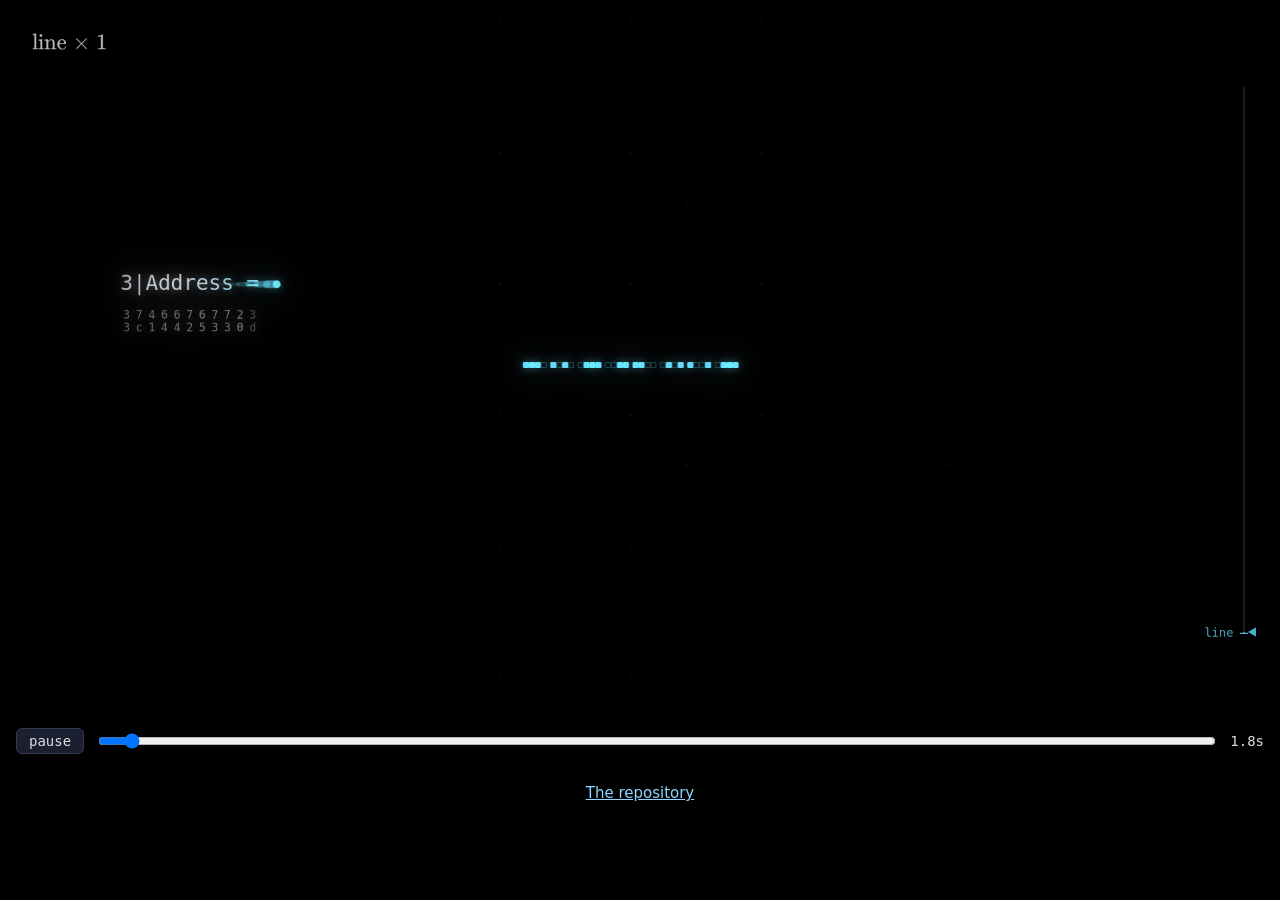
<file: doc/index.html>
<!doctype html>
<html lang="en">
<meta charset="utf-8">
<meta name="viewport" content="width=device-width, initial-scale=1">
<title>breadcrumbs</title>
<style>
  html, body { margin: 0; background: #000; }
  iframe { display: block; border: 0; width: 100vw; height: calc(min(100vw, 1920px) * 9 / 16 + 48px); }
</style>
<iframe src="video/v12/" title="breadcrumbs v12" allow="autoplay"></iframe>
<p style="margin:14px 0 28px;text-align:center;font:15px/1.5 system-ui,sans-serif"><a href="https://github.com/breadcrumbs-agency/hermes-breadcrumb-plugin" style="color:#8fd3ff">The repository</a></p>
</html>
</file>
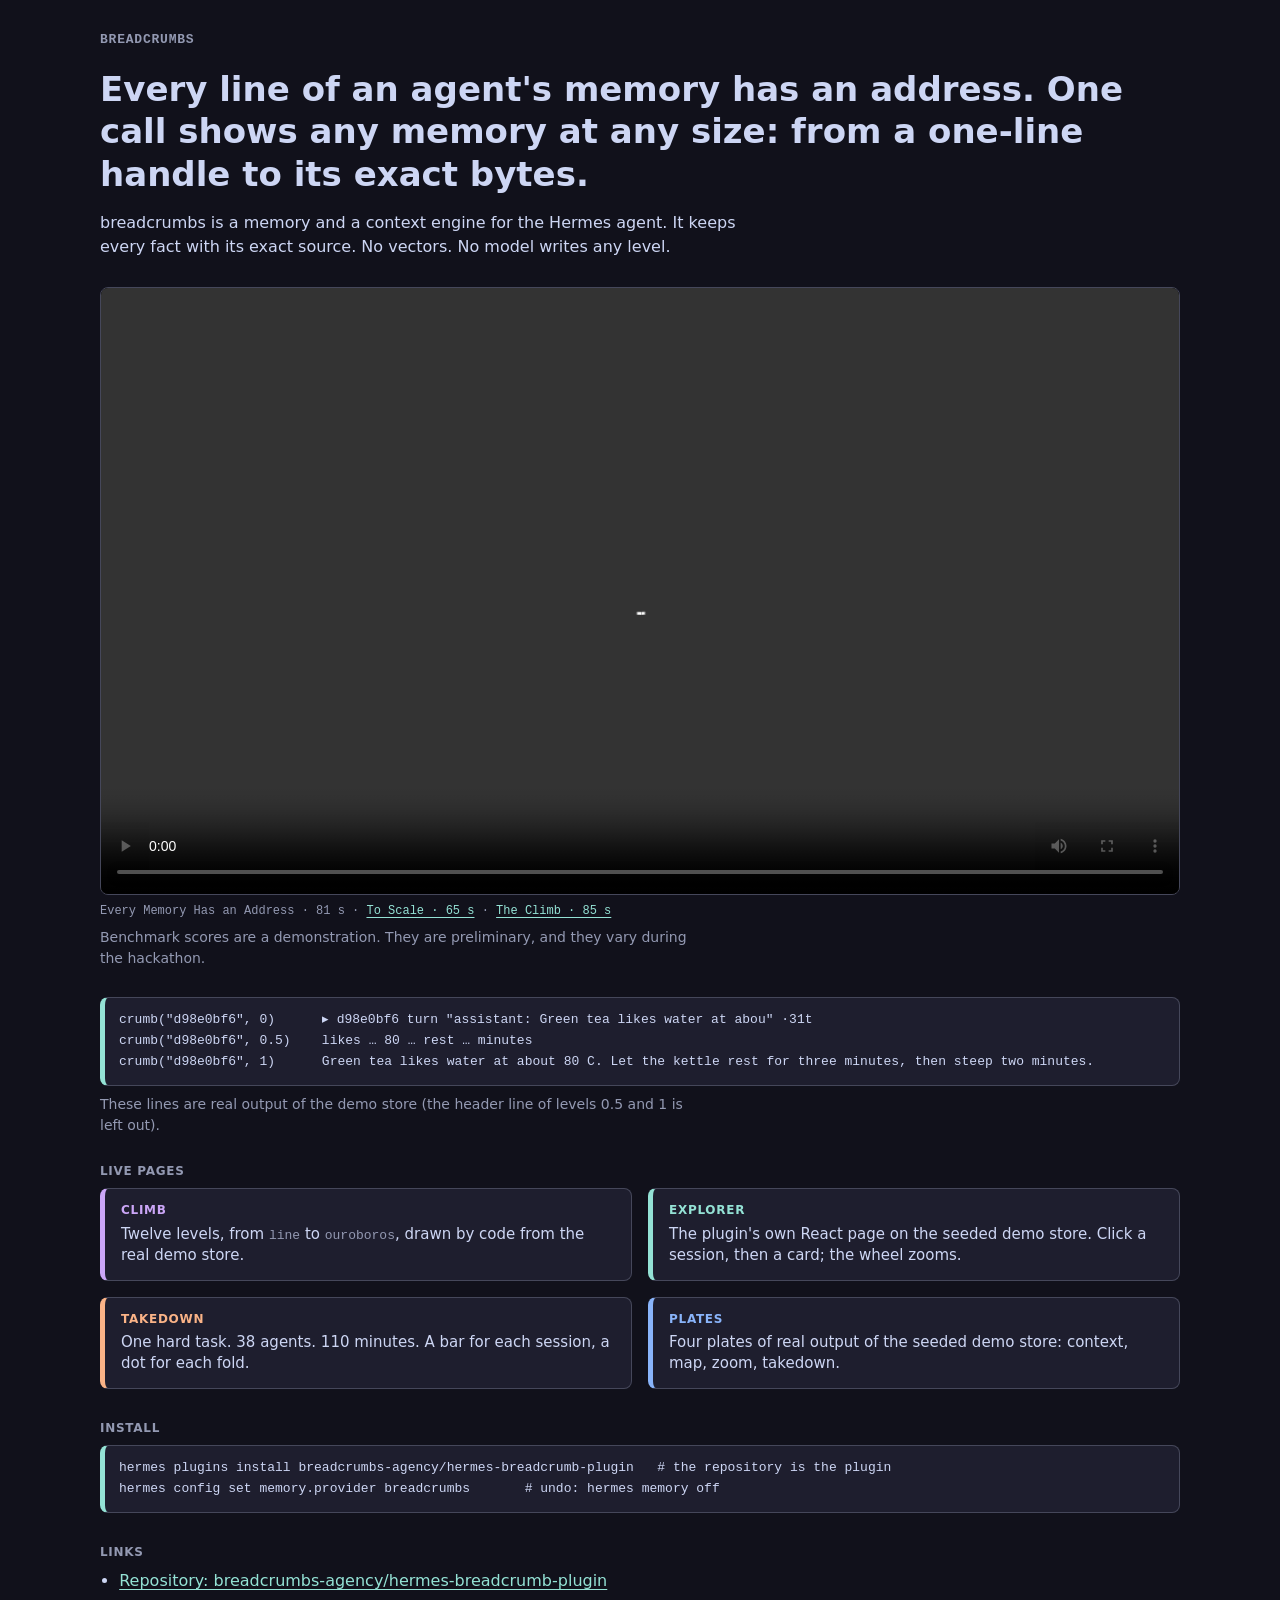
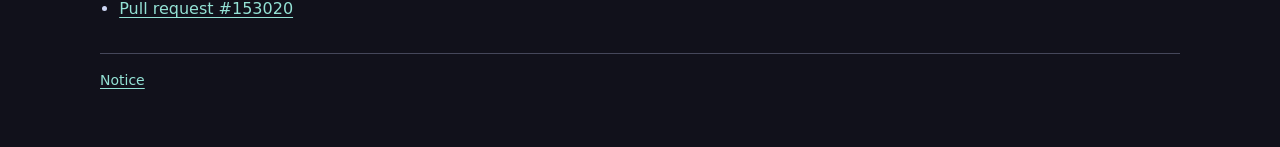
<file: docs/index.html>
<!doctype html>
<html lang="en">
<head>
<meta charset="utf-8">
<meta name="viewport" content="width=device-width, initial-scale=1">
<title>breadcrumbs: every memory has an address</title>
<meta name="description" content="Every line of an agent's memory has an address. One call shows any memory at any size: from a one-line handle to its exact bytes.">
<meta name="color-scheme" content="dark">
<meta name="theme-color" content="#11111b">
<link rel="icon" href="data:image/svg+xml,%3Csvg xmlns='http://www.w3.org/2000/svg' viewBox='0 0 16 16'%3E%3Ccircle cx='8' cy='8' r='4' fill='%2394e2d5'/%3E%3C/svg%3E">
<link rel="stylesheet" href="site.css">
</head>
<body>
<div class="page">

<header>
<h1>breadcrumbs</h1>
<p class="claim">Every line of an agent's memory has an address. One call shows any memory at any size: from a one-line handle to its exact bytes.</p>
<p class="lede">breadcrumbs is a memory and a context engine for the Hermes agent. It keeps every fact with its exact source. No vectors. No model writes any level.</p>
</header>

<main>

<!-- The film is Every Memory Has an Address (film/every-memory-has-an-address.mp4). The two other films are the links under it: To Scale and The Climb. -->
<figure class="film">
<video controls preload="metadata" playsinline>
<source src="film/every-memory-has-an-address.mp4" type="video/mp4">
<a href="film/every-memory-has-an-address.mp4">film/every-memory-has-an-address.mp4</a>
</video>
<figcaption>Every Memory Has an Address · 81 s · <a href="film/to-scale.mp4">To Scale · 65 s</a> · <a href="film/the-climb.mp4">The Climb · 85 s</a></figcaption>
</figure>
<p class="note">Benchmark scores are a demonstration. They are preliminary, and they vary during the hackathon.</p>

<pre>crumb("d98e0bf6", 0)      ▸ d98e0bf6 turn "assistant: Green tea likes water at abou" ·31t
crumb("d98e0bf6", 0.5)    likes … 80 … rest … minutes
crumb("d98e0bf6", 1)      Green tea likes water at about 80 C. Let the kettle rest for three minutes, then steep two minutes.</pre>
<p class="note">These lines are real output of the demo store (the header line of levels 0.5 and 1 is left out).</p>

<section aria-labelledby="h-live">
<h2 id="h-live">Live pages</h2>
<nav aria-label="Live pages">
<ul class="cards">
<!-- card:climb -->
<li><a class="card card-climb" href="climb/">
<h3>Climb</h3>
<p>Twelve levels, from <code>line</code> to <code>ouroboros</code>, drawn by code from the real demo store.</p>
</a></li>
<!-- /card:climb -->
<!-- card:explorer -->
<li><a class="card card-explorer" href="explorer/">
<h3>Explorer</h3>
<p>The plugin's own React page on the seeded demo store. Click a session, then a card; the wheel zooms.</p>
</a></li>
<!-- /card:explorer -->
<!-- card:takedown -->
<li><a class="card card-takedown" href="takedown/">
<h3>Takedown</h3>
<p>One hard task. 38 agents. 110 minutes. A bar for each session, a dot for each fold.</p>
</a></li>
<!-- /card:takedown -->
<!-- card:plates -->
<li><a class="card card-plates" href="plates/">
<h3>Plates</h3>
<p>Four plates of real output of the seeded demo store: context, map, zoom, takedown.</p>
</a></li>
<!-- /card:plates -->
</ul>
</nav>
</section>

<section aria-labelledby="h-install">
<h2 id="h-install">Install</h2>
<pre>hermes plugins install breadcrumbs-agency/hermes-breadcrumb-plugin   # the repository is the plugin
hermes config set memory.provider breadcrumbs       # undo: hermes memory off</pre>
</section>

<section aria-labelledby="h-links">
<h2 id="h-links">Links</h2>
<ul class="links">
<li><a href="https://github.com/breadcrumbs-agency/hermes-breadcrumb-plugin">Repository: breadcrumbs-agency/hermes-breadcrumb-plugin</a></li>
<li><a href="https://github.com/NousResearch/hermes-agent/pull/153020">Pull request #153020</a></li>
</ul>
</section>

</main>

<footer>
<p><a href="NOTICE.md">Notice</a></p>
</footer>

</div>
</body>
</html>
</file>
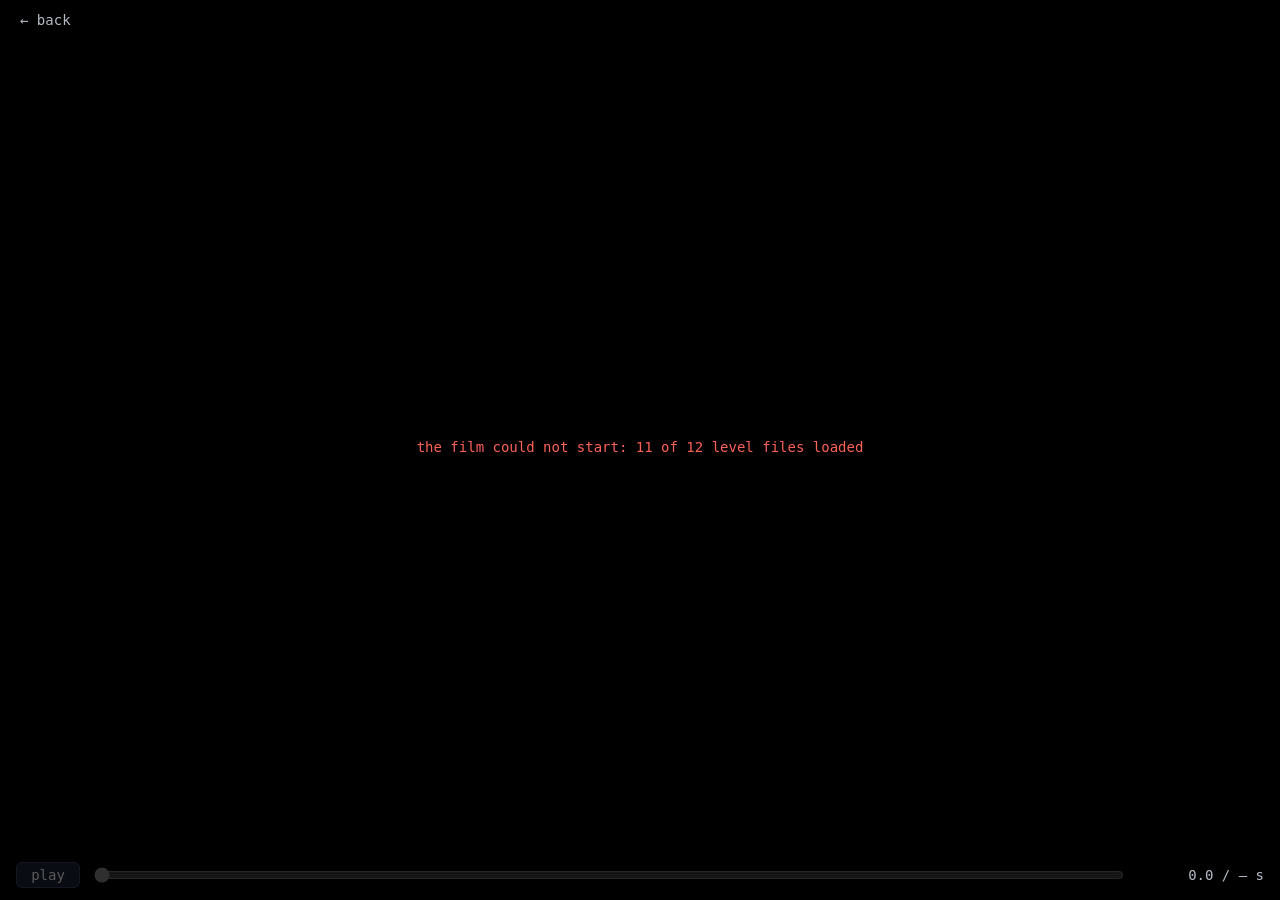
<file: docs/climb/index.html>
<!doctype html>
<html lang="en">
<head>
<meta charset="utf-8">
<meta name="viewport" content="width=device-width, initial-scale=1">
<meta name="color-scheme" content="dark">
<title>breadcrumbs: the climb</title>
<link rel="icon" href="data:,">
<!--
  The climb: the film of v12 as a page. Every frame is drawn in your browser from film.js and levels/NN.js; the score is score.m4a.
  The engine is forked from TrikeShed's Ascension (AGPL-3.0, same author); see ../NOTICE.md. The fonts are KaTeX's (MIT): fonts/LICENSE-KaTeX.
  Open it at a time with ?t=SECONDS (it opens stopped); ?w=PIXELS sets the width of the drawing (default: the size of your window, 1280 to 1920).
-->
<style>
  @font-face { font-family: 'KaTeXMath'; src: url('fonts/KaTeX_Math-Italic.woff2') format('woff2'); }
  @font-face { font-family: 'KaTeXMain'; src: url('fonts/KaTeX_Main-Regular.woff2') format('woff2'); }
  @font-face { font-family: 'KaTeXAMS'; src: url('fonts/KaTeX_AMS-Regular.woff2') format('woff2'); }
  * { box-sizing: border-box; }
  html, body { height: 100%; margin: 0; background: #000; color: #b4bac4; font: 14px 'JetBrains Mono', 'DejaVu Sans Mono', ui-monospace, monospace; }
  body { height: 100vh; height: 100dvh; display: flex; flex-direction: column; overflow: hidden; -webkit-tap-highlight-color: transparent; }
  header { flex: none; height: 40px; display: flex; align-items: center; padding: 0 16px; }
  #back { color: #b4bac4; text-decoration: none; padding: 8px 4px; }
  #back:hover, #back:focus-visible { color: #fff; text-decoration: underline; }
  #stage { flex: 1 1 0; min-height: 0; position: relative; cursor: pointer; touch-action: manipulation; user-select: none; -webkit-user-select: none; }
  #cv { position: absolute; inset: 0; width: 100%; height: 100%; object-fit: contain; background: #000; }
  #veil { position: absolute; inset: 0; display: flex; flex-direction: column; align-items: center; justify-content: center; gap: 16px; pointer-events: none; }
  #tri { width: 0; height: 0; border-style: solid; border-width: 28px 0 28px 48px; border-color: transparent transparent transparent rgba(255, 255, 255, .75); filter: drop-shadow(0 0 10px #000); }
  #hint { margin: 0; padding: 0 16px; text-align: center; text-shadow: 0 0 8px #000, 0 0 2px #000; }
  body.playing #veil, body.loading #tri, body.failed #tri { display: none; }
  body.failed #hint { color: #fc6255; }
  #bar { flex: none; display: flex; align-items: center; gap: 12px; padding: 8px 16px 12px; }
  #bar button { font: inherit; width: 64px; background: #1b2030; color: #ddd; border: 1px solid #333a50; padding: 4px 0; border-radius: 6px; cursor: pointer; }
  #bar button:disabled, #scrub:disabled { opacity: .4; cursor: default; }
  #scrub { flex: 1; min-width: 0; accent-color: #58c4dd; }
  #clock { min-width: 15ch; text-align: right; font-variant-numeric: tabular-nums; }
</style>
</head>
<body class="loading">
<header><a id="back" href="../">← back</a></header>
<main id="stage">
  <canvas id="cv" width="1920" height="1080" role="img" aria-label="breadcrumbs: the climb, a film drawn by code"></canvas>
  <div id="veil"><div id="tri"></div><p id="hint">loading…</p></div>
</main>
<footer id="bar">
  <button id="play" type="button" disabled>play</button>
  <input id="scrub" type="range" min="0" max="10000" step="1" value="0" aria-label="position in the film" disabled>
  <span id="clock">0.0 / – s</span>
</footer>
<audio id="score" preload="auto" src="score.m4a"></audio>
<noscript><p style="position:fixed;top:48px;left:16px;margin:0">this page draws the film with JavaScript</p></noscript>

<script>
  // levels/07.js adds its images to window.ready: the promise has to exist before the level files run.
  window.ready = new Promise((ok, no) => { window.ready_ = { ok, no }; });
</script>
<script src="film.js"></script>
<script src="levels/00.js"></script>
<script src="levels/01.js"></script>
<script src="levels/02.js"></script>
<script src="levels/03.js"></script>
<script src="levels/04.js"></script>
<script src="levels/05.js"></script>
<script src="levels/06.js"></script>
<script src="levels/07.js"></script>
<script src="levels/08.js"></script>
<script src="levels/09.js"></script>
<script src="levels/10.js"></script>
<script src="levels/11.js"></script>
<script>
(() => {
  'use strict';
  const $ = id => document.getElementById(id);
  const cv = $('cv'), stage = $('stage'), hint = $('hint'), btn = $('play'), scrub = $('scrub'), clock = $('clock'), audio = $('score');
  const params = new URLSearchParams(location.search), LEVELS = 12;
  const mark = (on, off) => { document.body.classList.add(on); for (const c of off) document.body.classList.remove(c); };
  let built = false, playing = false, dragging = false, t0 = 0, offset = 0, raf = 0;

  // The drawing has the size of the window (1280 to 1920 wide); CSS scales it to fit.
  const dpr = Math.min(window.devicePixelRatio || 1, 2);
  const w = params.has('w') ? Math.max(320, (+params.get('w') || 1920) | 0) : Math.min(1920, Math.max(1280, Math.round(innerWidth * dpr / 4) * 4));
  cv.width = w; cv.height = Math.round(w * 9 / 16);

  const now = () => playing ? offset + (performance.now() - t0) / 1000 : offset;
  function show(t) {
    Film.frame(t);
    scrub.value = Math.round(t / Film.duration * 10000);
    clock.textContent = t.toFixed(1) + ' / ' + Film.duration.toFixed(1) + ' s';
  }
  // The score follows the film's time. A refused or missing sound leaves the picture running on its own clock.
  function syncAudio() {
    try { audio.currentTime = now(); } catch (e) { /* no metadata yet: the 'playing' handler joins it */ }
    if (playing) audio.play().catch(() => {}); else audio.pause();
  }
  function ui() {
    document.body.classList.toggle('playing', playing);
    btn.textContent = playing ? 'pause' : 'play';
    hint.textContent = 'click or press space to play, with sound';
  }
  function loop() {
    if (!playing) return;
    // While the score plays it is the clock, so picture and sound cannot drift apart.
    if (!dragging && !audio.paused && !audio.seeking && audio.readyState >= 3) { offset = audio.currentTime; t0 = performance.now(); }
    let t = now();
    if (t >= Film.duration) { offset = 0; t0 = performance.now(); t = 0; syncAudio(); }   // the last frame is the first: it loops
    show(t);
    raf = requestAnimationFrame(loop);
  }
  function play() {
    if (!built || playing) return;
    if (offset >= Film.duration - 0.05) offset = 0;
    playing = true; t0 = performance.now(); syncAudio(); ui();
    raf = requestAnimationFrame(loop);
  }
  function pause() {
    if (!playing) return;
    offset = Math.min(now(), Film.duration); playing = false; cancelAnimationFrame(raf); audio.pause(); ui();
  }
  const toggle = () => { if (built) (playing ? pause : play)(); };

  // click or space: start, stop
  stage.addEventListener('click', toggle);
  btn.addEventListener('click', toggle);
  addEventListener('keydown', e => {
    if ((e.code !== 'Space' && e.key !== ' ') || e.ctrlKey || e.metaKey || e.altKey) return;
    e.preventDefault();                       // no scroll, and a focused button does not press itself as well
    if (!e.repeat) toggle();
  });
  addEventListener('keyup', e => { if (e.code === 'Space' || e.key === ' ') e.preventDefault(); });

  // the bar: scrub. The score is held while the bar is dragged and joins at the place where it is let go.
  scrub.addEventListener('pointerdown', () => { dragging = true; if (playing) audio.pause(); });
  const drop = () => { if (!dragging) return; dragging = false; if (built) syncAudio(); };
  addEventListener('pointerup', drop); addEventListener('pointercancel', drop);
  scrub.addEventListener('input', () => {
    if (!built) return;
    offset = scrub.value / 10000 * Film.duration; t0 = performance.now();
    if (!dragging) syncAudio();
    if (!playing) show(offset);
  });
  // Sound that starts late (buffering) joins at the film's time rather than at its own zero.
  audio.addEventListener('playing', () => { const t = now(); if (Math.abs(audio.currentTime - t) > 0.05) { try { audio.currentTime = t; } catch (e) { /* not seekable yet */ } } });

  (async () => {
    try {
      if (!window.Film) throw new Error('film.js did not load');
      Film.build();                                                       // throws if a level file is missing or malformed
      if (Film.levels.length !== LEVELS) throw new Error(Film.levels.length + ' of ' + LEVELS + ' level files loaded');
      Film.bind(cv);
      // The fonts are fetched when first used; the film must not draw its first frame in a fallback face.
      await Promise.all([
        document.fonts.load('20px KaTeXMath', 'αλ'), document.fonts.load('20px KaTeXMain', 'a⋈∘→·≠'), document.fonts.load('20px KaTeXAMS', '↻⇄'),
      ]);
      await document.fonts.ready;
      window.renderAt = t => Film.frame(t);
      window.ready_.ok();
      // levels/07.js has put its images into window.ready: wait until the promise stops changing.
      for (let r; r !== window.ready;) { r = window.ready; await r; }
      built = true;
      const t = parseFloat(params.get('t'));
      offset = Number.isFinite(t) ? Math.min(Math.max(t, 0), Film.duration) : 0;
      show(offset);
      btn.disabled = scrub.disabled = false;
      mark('ready', ['loading']); ui();
    } catch (e) {
      console.error(e);
      mark('failed', ['loading']);
      hint.textContent = 'the film could not start: ' + (e && e.message || e);
      window.ready_.no(e);
    }
  })();
})();
</script>
</body>
</html>
</file>
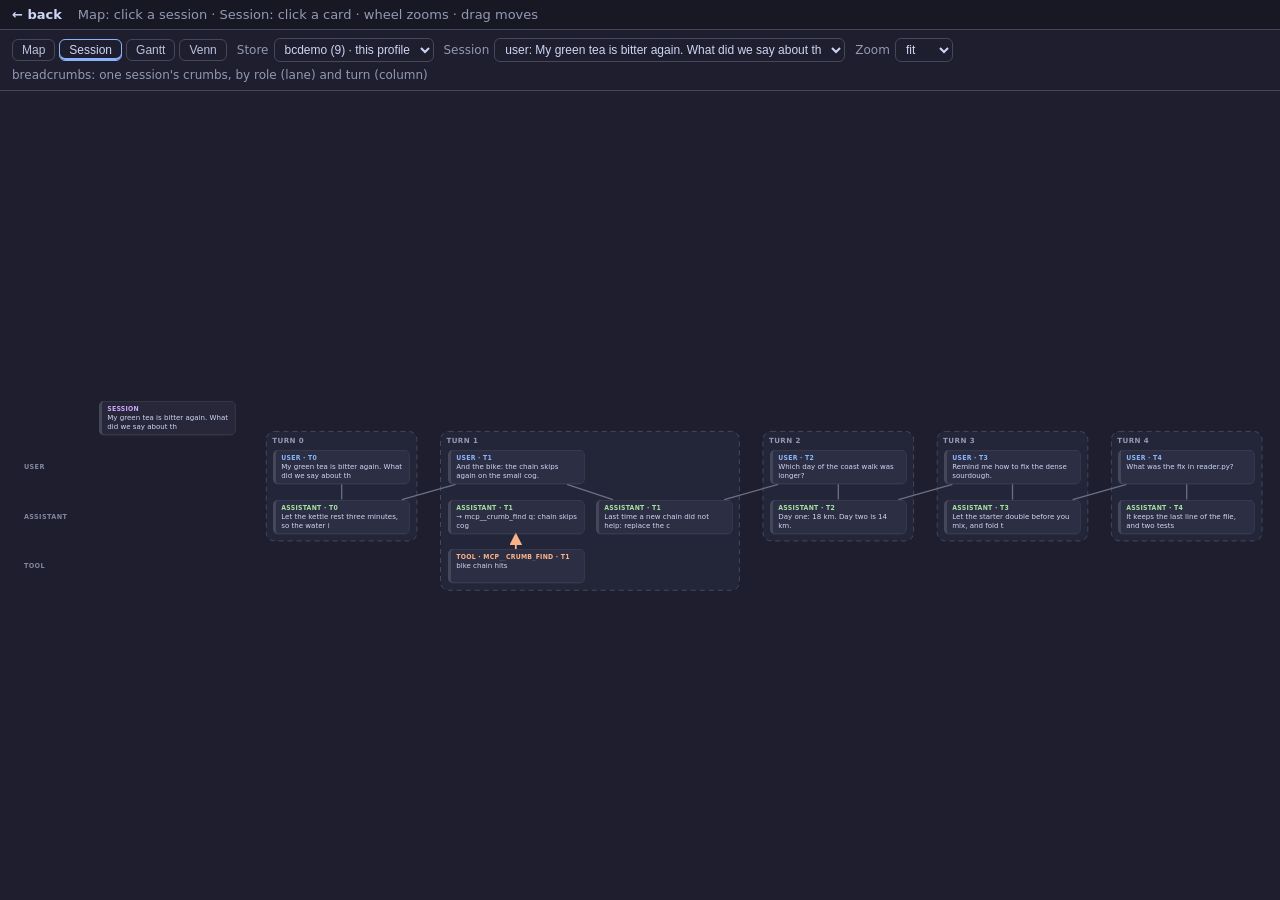
<file: docs/explorer/index.html>
<!doctype html>
<html lang="en">
<head>
<meta charset="utf-8">
<meta name="viewport" content="width=device-width, initial-scale=1">
<title>breadcrumbs: the explorer</title>
<link rel="icon" href="data:,">
<style>
/* The theme that Hermes Desktop gives the page, as CSS variables. The values are the palette of the README lane
   (plan section 5b): ground #1e1e2e, text #cdd6f4, card edge #45475a, halo #f9e2af. */
:root {
  color-scheme: dark;
  --foreground: #cdd6f4;
  --ui-text-secondary: #bac2de;
  --ui-text-tertiary: #9399b2;
  --ui-stroke-secondary: #45475a;
  --ui-accent: #89b4fa;
}
html, body { height: 100%; margin: 0; background: #1e1e2e; color: var(--foreground);
  font: 13px ui-sans-serif, system-ui, -apple-system, sans-serif; }
body { display: flex; flex-direction: column; }
#top { display: flex; flex-wrap: wrap; gap: 4px 16px; align-items: baseline; padding: 7px 12px;
  background: #181825; border-bottom: 1px solid var(--ui-stroke-secondary); }
#top a { color: var(--foreground); font-weight: 600; text-decoration: none; }
#top a:hover, #top a:focus-visible { color: var(--ui-accent); }
#top span { color: var(--ui-text-tertiary); }
#root { flex: 1; min-height: 0; }

/* the page prints the wall clock of its last fetch in a corner: chrome, not data */
.sgp-stamp { display: none; }
/* the two log tabs read state.db of a Hermes install; a static page has none */
.sgp-tab[title^="Hermes log"] { display: none; }
/* the graph tabs: the drawing area is a camera (wheel, drag); the Gantt and the Venn scroll as they do */
.sgp-body:has(.sg-stage) { overflow: hidden !important; cursor: grab; touch-action: none; user-select: none; -webkit-user-select: none; }
.sgp-body.bc-drag { cursor: grabbing; }
.sg-stage { transform-origin: 0 0; }
.sg-node:has(.sg-card[data-lane]) { cursor: pointer; }
/* a narrow window: the boxes of the page's toolbar (a select may be 360 px wide) must not push the window sideways */
.sgp .sgp-bar label { max-width: 100%; min-width: 0; }
.sgp .sgp-bar select { min-width: 0; }

/* the open card: the page's own card look, opaque, with the lane colour on its left edge */
#bc-card { position: fixed; z-index: 20; box-sizing: border-box; width: min(460px, calc(100vw - 16px)); height: auto; max-height: 52vh;
  overflow: auto; background: #1e1e2e; padding: 8px 12px 10px; box-shadow: 0 10px 34px rgba(0, 0, 0, .55); }
#bc-card[hidden] { display: none; }
#bc-card .bc-bar { display: flex; gap: 10px; align-items: center; margin-bottom: 6px; }
#bc-card .bc-call { flex: 1; min-width: 0; overflow: hidden; text-overflow: ellipsis; white-space: nowrap;
  font: 12px ui-monospace, SFMono-Regular, Menlo, monospace; color: var(--ui-text-tertiary); }
#bc-card .bc-levels { display: flex; gap: 4px; }
#bc-card button { font: inherit; font-size: 12px; cursor: pointer; background: transparent; color: var(--ui-text-secondary);
  border: 1px solid var(--ui-stroke-secondary); border-radius: 6px; padding: 2px 9px; }
#bc-card button:hover { color: var(--foreground); }
#bc-card .bc-lv[data-on="1"] { color: var(--foreground); border-color: var(--ui-accent); box-shadow: inset 0 -2px 0 var(--ui-accent); }
#bc-card .bc-x { border-color: transparent; padding: 2px 6px; font-size: 16px; line-height: 1; }
#bc-card .bc-text { margin: 0; white-space: pre-wrap; overflow-wrap: anywhere; user-select: text; -webkit-user-select: text;
  font: 12.5px/1.4 ui-monospace, SFMono-Regular, Menlo, monospace; color: var(--foreground); }
#bc-card .bc-head { color: var(--lane); font-weight: 700; }
</style>
</head>
<body>
<div id="top"><a href="../">&larr; back</a><span>Map: click a session &middot; Session: click a card &middot; wheel zooms &middot; drag moves</span></div>
<div id="root"></div>
<script src="bundle.js"></script>
</body>
</html>
</file>
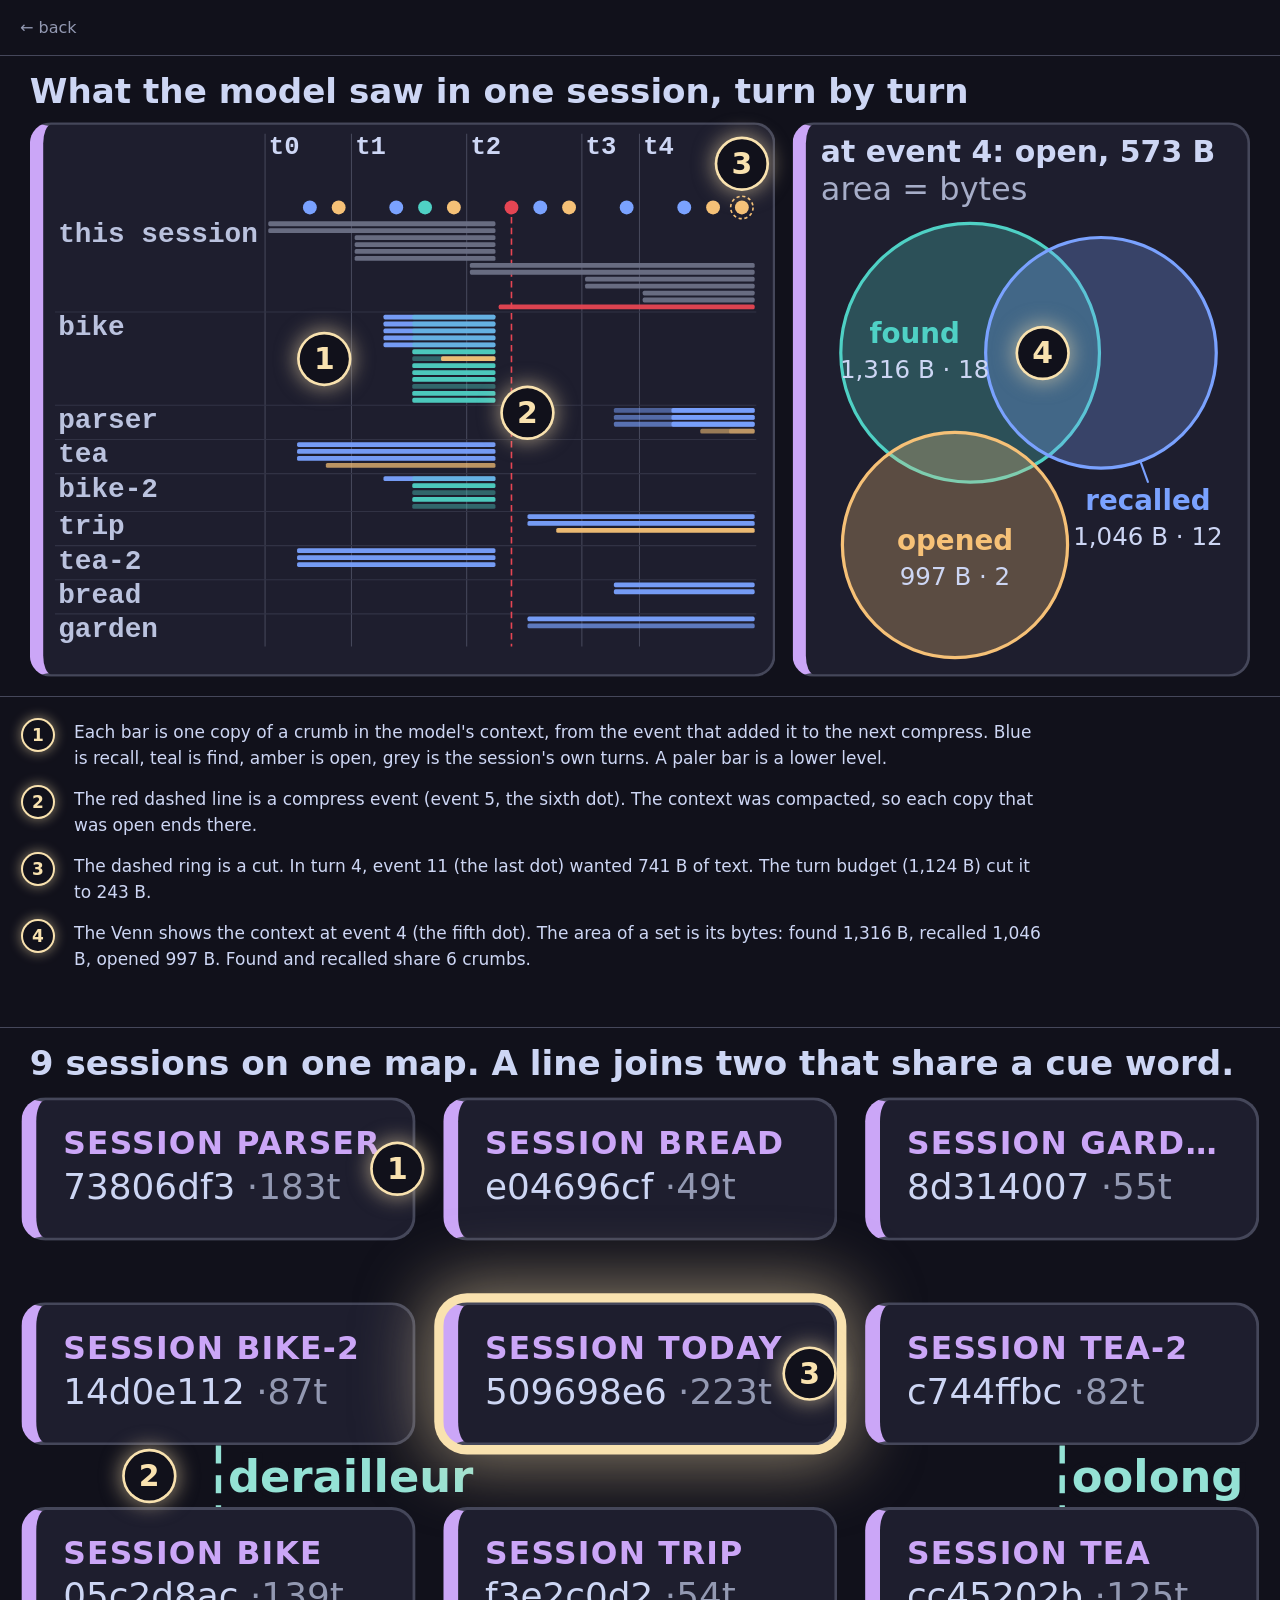
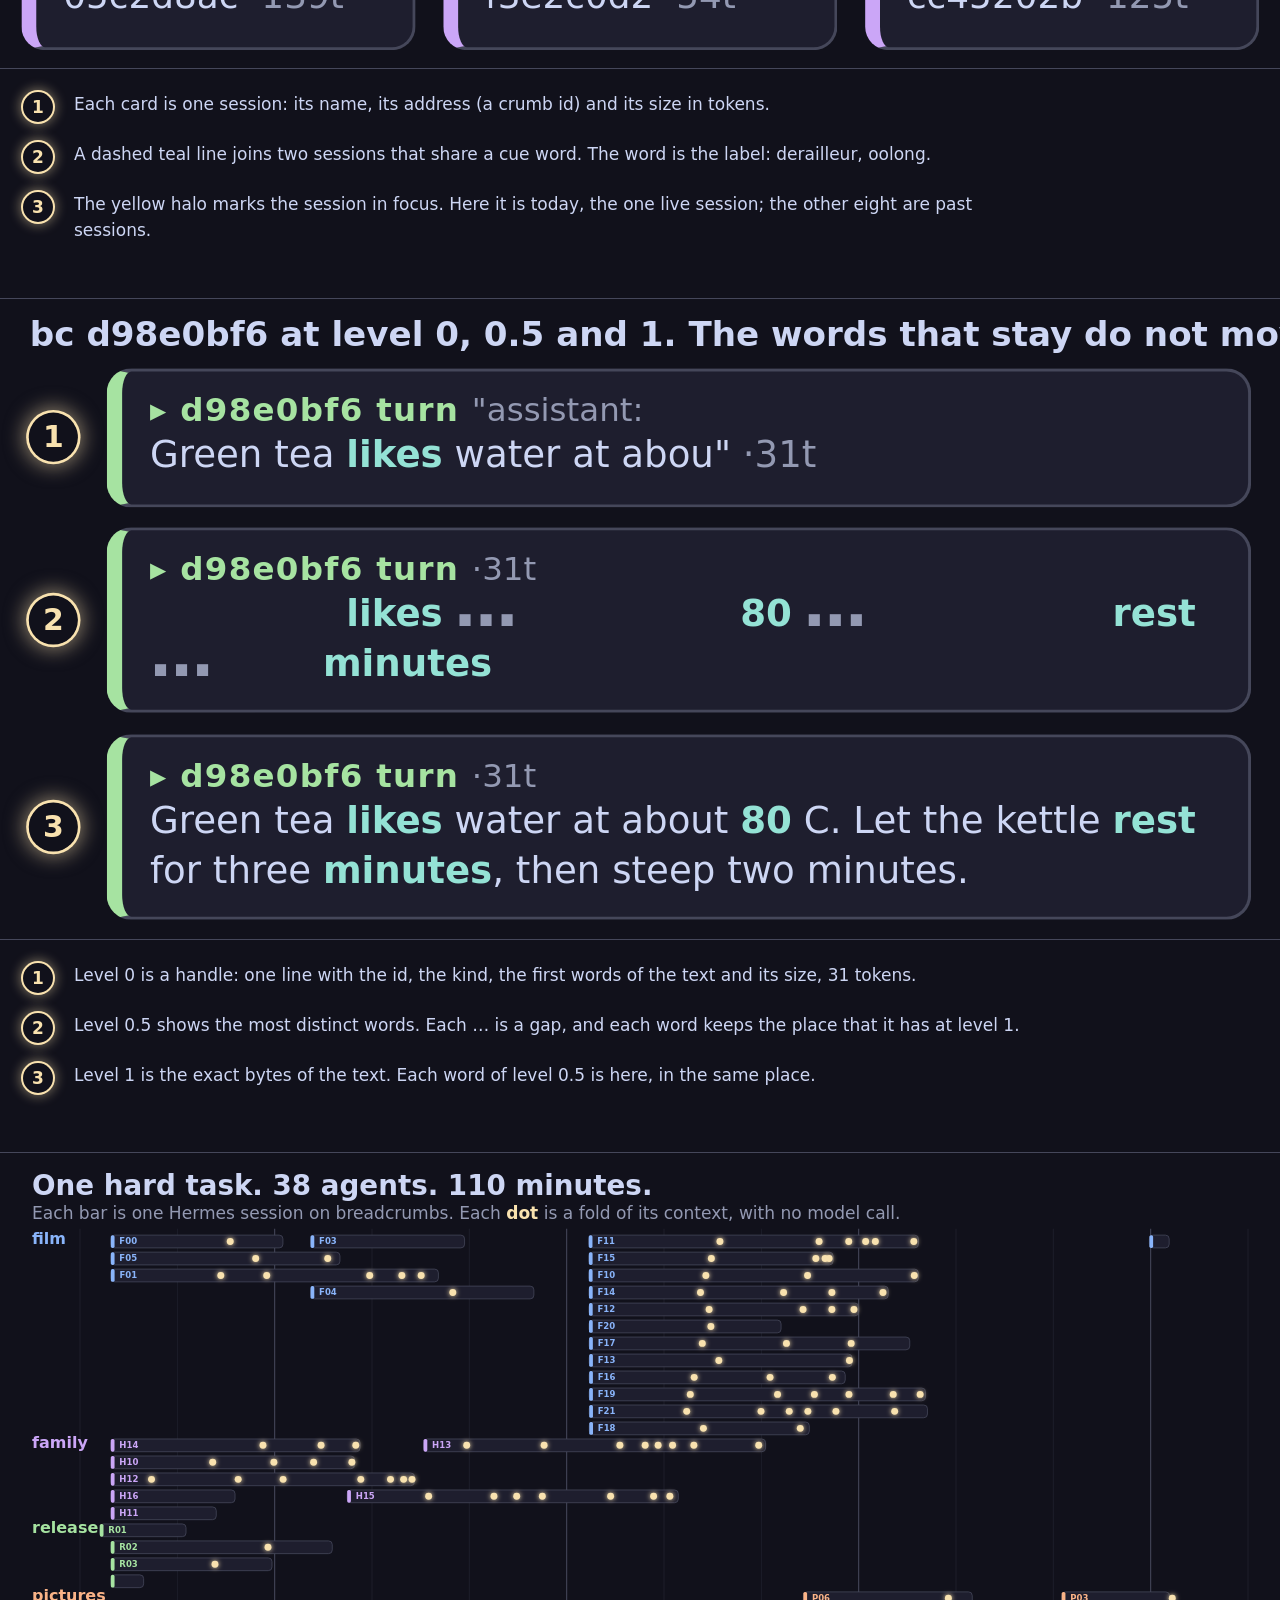
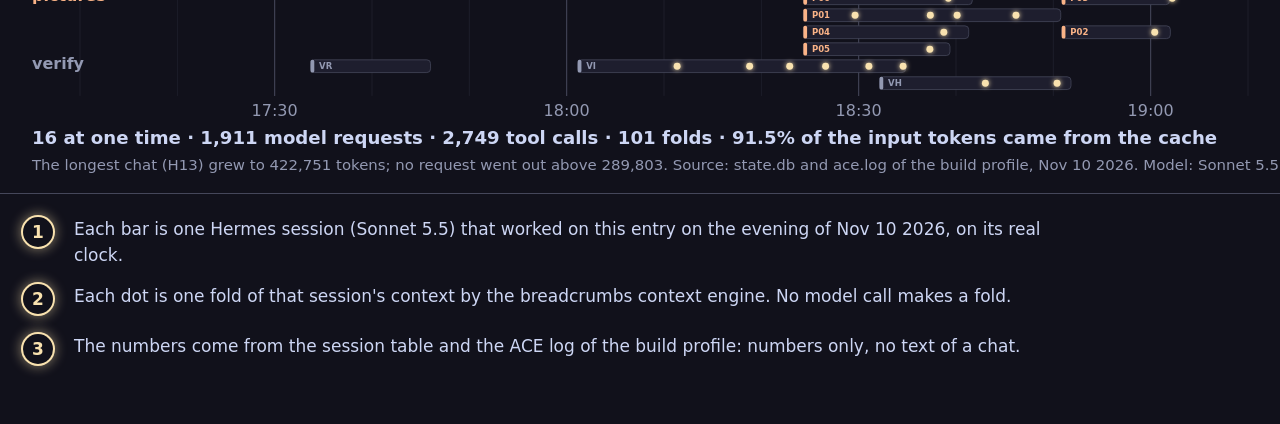
<file: docs/plates/index.html>
<!doctype html>
<html lang="en">
<head>
<meta charset="utf-8">
<meta name="viewport" content="width=device-width, initial-scale=1">
<title>breadcrumbs: the plates</title>
<link rel="icon" href="data:,">
<!--
  The four plates of the README, each as its own HTML drawing (context.html, map.html, zoom.html, takedown.html in this
  folder). Each drawing is 2400 by 1200 px, laid out at that size inside its frame and scaled to the width of the window.
  The numbered lines under a plate are the marks of the plate.
-->
<style>
  :root { color-scheme: dark; }
  html { background: #11111b; }
  body { margin: 0; background: #11111b; color: #cdd6f4;
         font: 16px/1.5 ui-sans-serif, system-ui, -apple-system, "Helvetica Neue", sans-serif; }
  .back { display: inline-block; padding: 16px 20px; font-size: 16px; line-height: 24px; color: #9399b2; text-decoration: none; }
  .back:hover, .back:focus-visible { color: #f9e2af; }
  .sr { position: absolute; width: 1px; height: 1px; margin: -1px; padding: 0; overflow: hidden; clip: rect(0 0 0 0); white-space: nowrap; border: 0; }
  section { margin: 0 0 56px; }
  figure { margin: 0; }
  .plate { position: relative; width: 100%; aspect-ratio: 2 / 1; overflow: hidden; background: #11111b;
           box-shadow: 0 -1px 0 #45475a, 0 1px 0 #45475a; }   /* a hairline above and below; a shadow takes no room, so the frame stays exactly 2:1 */
  .plate iframe { position: absolute; left: 0; top: 0; width: 2400px; height: 1200px; border: 0; background: #11111b; transform-origin: 0 0; }
  figcaption { max-width: 64rem; padding: 24px 20px 0; }
  .marks { list-style: none; margin: 0; padding: 0; counter-reset: mark; display: grid; gap: 16px; }
  .marks li { counter-increment: mark; position: relative; min-height: 34px; padding-left: 54px; font-size: 17px; line-height: 1.5; color: #cdd6f4; }
  .marks li::before { content: counter(mark); position: absolute; left: 3px; top: 0; width: 30px; height: 30px; box-sizing: border-box;
        border-radius: 50%; background: #11111b; color: #f9e2af; font-size: 17px; font-weight: 700; line-height: 30px; text-align: center;
        box-shadow: 0 0 0 2px #f9e2af, 0 0 12px 3px rgba(249, 226, 175, 0.45); }
</style>
</head>
<body>
<a class="back" href="../">&larr; back</a>
<main>
<section aria-labelledby="h-context">
  <h2 class="sr" id="h-context">What the model saw in one session, turn by turn</h2>
  <figure>
    <div class="plate"><iframe src="context.html" title="What the model saw in one session, turn by turn" width="2400" height="1200" scrolling="no" tabindex="-1"></iframe></div>
    <figcaption>
      <ol class="marks">
        <li>Each bar is one copy of a crumb in the model's context, from the event that added it to the next compress. Blue is recall, teal is find, amber is open, grey is the session's own turns. A paler bar is a lower level.</li>
        <li>The red dashed line is a compress event (event 5, the sixth dot). The context was compacted, so each copy that was open ends there.</li>
        <li>The dashed ring is a cut. In turn 4, event 11 (the last dot) wanted 741 B of text. The turn budget (1,124 B) cut it to 243 B.</li>
        <li>The Venn shows the context at event 4 (the fifth dot). The area of a set is its bytes: found 1,316 B, recalled 1,046 B, opened 997 B. Found and recalled share 6 crumbs.</li>
      </ol>
    </figcaption>
  </figure>
</section>
<section aria-labelledby="h-map">
  <h2 class="sr" id="h-map">9 sessions on one map. A line joins two that share a cue word.</h2>
  <figure>
    <div class="plate"><iframe src="map.html" title="9 sessions on one map. A line joins two that share a cue word." width="2400" height="1200" scrolling="no" tabindex="-1"></iframe></div>
    <figcaption>
      <ol class="marks">
        <li>Each card is one session: its name, its address (a crumb id) and its size in tokens.</li>
        <li>A dashed teal line joins two sessions that share a cue word. The word is the label: derailleur, oolong.</li>
        <li>The yellow halo marks the session in focus. Here it is today, the one live session; the other eight are past sessions.</li>
      </ol>
    </figcaption>
  </figure>
</section>
<section aria-labelledby="h-zoom">
  <h2 class="sr" id="h-zoom">bc d98e0bf6 at level 0, 0.5 and 1. The words that stay do not move.</h2>
  <figure>
    <div class="plate"><iframe src="zoom.html" title="bc d98e0bf6 at level 0, 0.5 and 1. The words that stay do not move." width="2400" height="1200" scrolling="no" tabindex="-1"></iframe></div>
    <figcaption>
      <ol class="marks">
        <li>Level 0 is a handle: one line with the id, the kind, the first words of the text and its size, 31 tokens.</li>
        <li>Level 0.5 shows the most distinct words. Each … is a gap, and each word keeps the place that it has at level 1.</li>
        <li>Level 1 is the exact bytes of the text. Each word of level 0.5 is here, in the same place.</li>
      </ol>
    </figcaption>
  </figure>
</section>
<section aria-labelledby="h-takedown">
  <h2 class="sr" id="h-takedown">One hard task. 38 agents. 110 minutes.</h2>
  <figure>
    <div class="plate"><iframe src="takedown.html" title="One hard task. 38 agents. 110 minutes." width="2400" height="1200" scrolling="no" tabindex="-1"></iframe></div>
    <figcaption>
      <ol class="marks">
        <li>Each bar is one Hermes session (Sonnet 5.5) that worked on this entry on the evening of Nov 10 2026, on its real clock.</li>
        <li>Each dot is one fold of that session's context by the breadcrumbs context engine. No model call makes a fold.</li>
        <li>The numbers come from the session table and the ACE log of the build profile: numbers only, no text of a chat.</li>
      </ol>
    </figcaption>
  </figure>
</section>
</main>
<script>
(function () {
  var plates = document.querySelectorAll('.plate');
  function fit() {
    for (var i = 0; i < plates.length; i++) {
      var p = plates[i];
      p.firstElementChild.style.transform = 'scale(' + (p.getBoundingClientRect().width / 2400) + ')';
    }
  }
  fit();
  window.addEventListener('resize', fit);
  if (window.ResizeObserver) new ResizeObserver(fit).observe(document.body);
})();
</script>
</body>
</html>
</file>
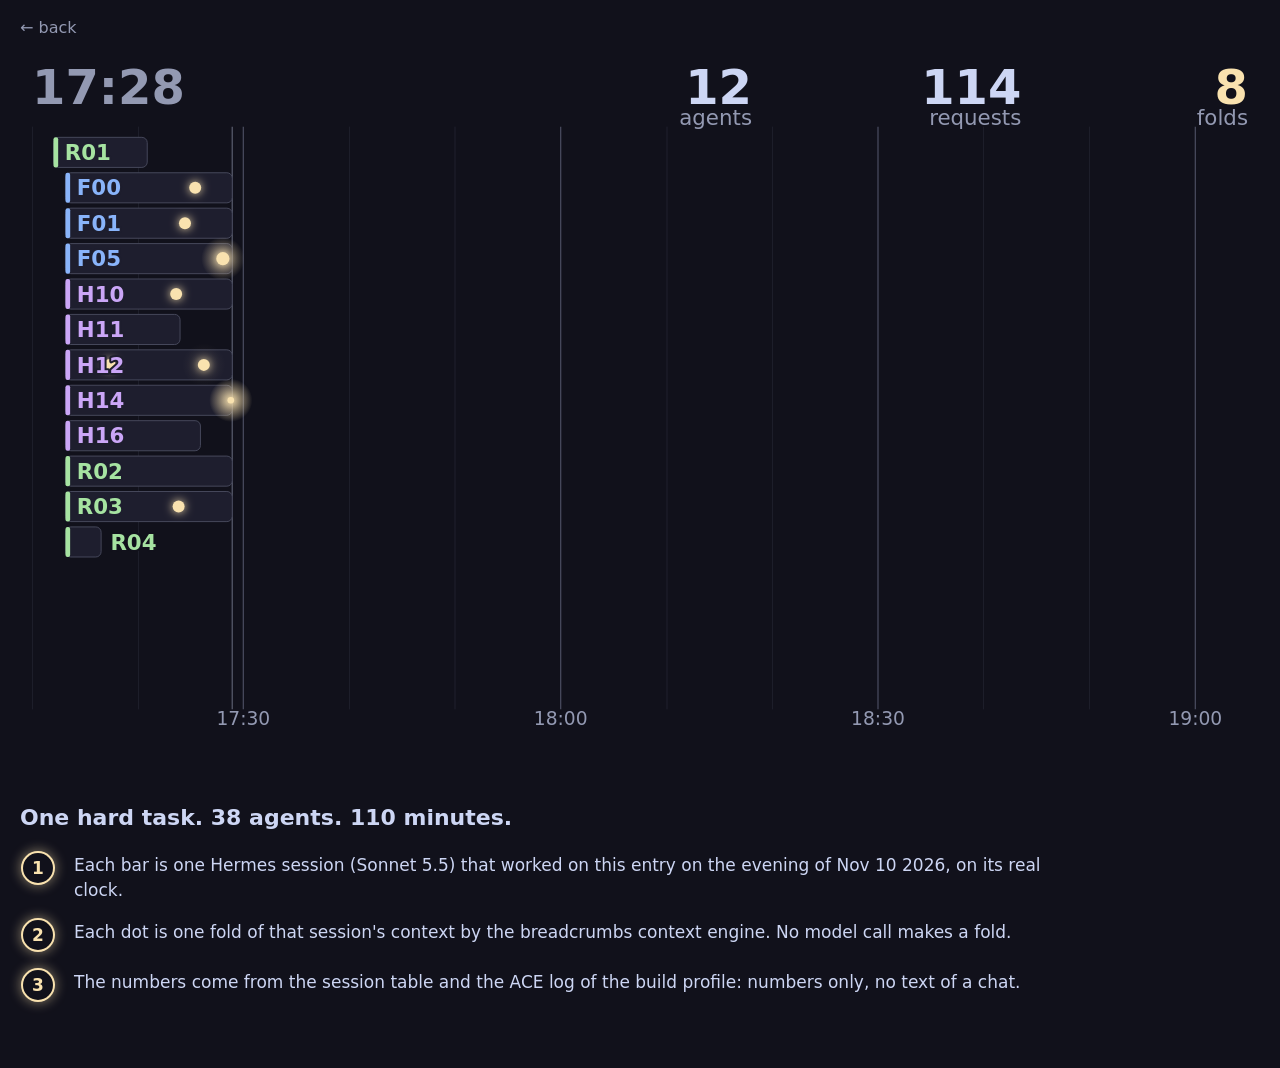
<file: docs/takedown/index.html>
<!doctype html>
<html lang="en">
<head>
<meta charset="utf-8">
<meta name="viewport" content="width=device-width, initial-scale=1">
<title>breadcrumbs: the takedown</title>
<link rel="icon" href="data:,">
<!--
  The takedown, live. It is the drawing of the film The Takedown, driven by a clock in this page instead of by a recorder.
  Every pixel of the drawing is a function of the frame number: draw(i) for i = 0 .. 419, 60 frames a
  second, 7 s. The last frame (the totals) then holds for 4 s and the take starts again.

  The clock runs 17:10:00 to 19:05:00 (CST, Nov 10 2026), linear, first frame to last frame. A bar grows with the clock
  from the start of its session to its end. A fold dot lands at the first frame whose clock has reached the fold time.
  Data: takedown.json beside this page. It holds numbers only: for each session the task name, the start and the end
  (seconds since the epoch), the number of model requests, the number of folds and the clock time of each fold.
  Text on the drawing: digits, ':' and ',' (the clock and three counts), one word under each count, and the task name
  on each bar.
    clock     HH:MM of the running clock
    agents    sessions started so far
    requests  `reqs` of the sessions that have ended so far (a sum of numbers of the file; nothing is spread in time)
    folds     dots landed so far
  A click on the drawing (or Enter, or Space, when it has the focus) pauses it and starts it again.
-->
<style>
  :root { color-scheme: dark; }
  html { background: #11111b; }
  body { margin: 0; background: #11111b; color: #cdd6f4;
         font-family: ui-sans-serif, system-ui, -apple-system, "Helvetica Neue", sans-serif; }
  .back { display: inline-block; padding: 16px 20px; font-size: 16px; line-height: 24px; color: #9399b2; text-decoration: none; }
  .back:hover, .back:focus-visible { color: #f9e2af; }
  #stage { cursor: pointer; }
  #stage:focus-visible { outline: 2px solid #f9e2af; outline-offset: -2px; }
  svg { display: block; font-family: Inter, ui-sans-serif, system-ui, -apple-system, "Helvetica Neue", sans-serif;
        font-variant-numeric: tabular-nums; }
  #s { width: 100%; height: auto; max-height: calc(100vh - 56px); }   /* the whole take is in view: 16:9 at the width of the window, or less if the window is short */
  .about { max-width: 64rem; padding: 28px 20px 64px; }
  .about h1 { margin: 0 0 20px; font-size: 22px; line-height: 1.3; font-weight: 700; color: #cdd6f4; }
  .marks { list-style: none; margin: 0; padding: 0; counter-reset: mark; display: grid; gap: 16px; }
  .marks li { counter-increment: mark; position: relative; min-height: 34px; padding-left: 54px; font-size: 17px; line-height: 1.5; color: #cdd6f4; }
  .marks li::before { content: counter(mark); position: absolute; left: 3px; top: 0; width: 30px; height: 30px; box-sizing: border-box;
        border-radius: 50%; background: #11111b; color: #f9e2af; font-size: 17px; font-weight: 700; line-height: 30px; text-align: center;
        box-shadow: 0 0 0 2px #f9e2af, 0 0 12px 3px rgba(249, 226, 175, 0.45); }
</style>
</head>
<body>
<a class="back" href="../">&larr; back</a>
<main>
<div id="stage" role="button" tabindex="0" aria-label="the takedown">
<svg id="s" xmlns="http://www.w3.org/2000/svg" width="1920" height="1080" viewBox="0 0 1920 1080">
  <defs>
    <filter id="halo" filterUnits="userSpaceOnUse" x="0" y="0" width="1920" height="1080">
      <feGaussianBlur stdDeviation="7" result="b"/>
      <feMerge><feMergeNode in="b"/><feMergeNode in="SourceGraphic"/></feMerge>
    </filter>
    <radialGradient id="flash">
      <stop offset="0" stop-color="#f9e2af" stop-opacity="0.9"/>
      <stop offset="1" stop-color="#f9e2af" stop-opacity="0"/>
    </radialGradient>
  </defs>
  <rect width="1920" height="1080" fill="#11111b"/>
  <g id="grid"></g>
  <g id="dyn"></g>
</svg>
</div>
<section class="about">
  <h1>One hard task. 38 agents. 110 minutes.</h1>
  <ol class="marks">
    <li>Each bar is one Hermes session (Sonnet 5.5) that worked on this entry on the evening of Nov 10 2026, on its real clock.</li>
    <li>Each dot is one fold of that session's context by the breadcrumbs context engine. No model call makes a fold.</li>
    <li>The numbers come from the session table and the ACE log of the build profile: numbers only, no text of a chat.</li>
  </ol>
</section>
</main>
<script>
const W = 1920, H = 1080, FPS = 60, N = 420;                       // 420 frames = 7 s
const T0 = 17 * 3600 + 10 * 60, T1 = 19 * 3600 + 5 * 60;           // the clock of the take, seconds since midnight
const OFFSET = -6 * 3600;                                          // CST = UTC-6: the clock of the session table and of the fold times, whatever the reader's time zone
const HOLD = 4000;                                                 // ms: the last frame (the totals) stays, then the take starts again
const L = 48, R = 48, TOP = 118, BOT = 968;                         // the plot: x from L to W - R, rows from TOP to BOT
const GAP = 8, DOT = 9, MINW = 140, STRIP = 7, PAD = 10, EDGE = 12; // gap between rows; dot radius; px kept free for a bar
const LABEL = 32;                                                   // task label, px
const COUNTS_Y = 72, COUNTS_PX = 72, AXIS_Y = 1004, AXIS_PX = 28;
const WORDS_Y = 104, WORDS_PX = 32, WORDS_COL = '#9399b2';           // the word under each count
const COUNT_X = { agents: 1128, requests: 1532, folds: 1872 };         // the right end of each count (and of the word under it)
const LANES = { F: '#89b4fa', H: '#cba6f7', I: '#94e2d5', R: '#a6e3a1', P: '#fab387', V: '#9399b2' };
const px = t => L + (t - T0) / (T1 - T0) * (W - L - R);
const hm = t => `${Math.floor(t / 3600)}:${String(Math.floor(t % 3600 / 60)).padStart(2, '0')}`;
const hms = s => s.split(':').reduce((a, v) => a * 60 + Number(v), 0);
const frameOf = c => Math.ceil(((c - T0) * (N - 1)) / (T1 - T0));   // first frame whose clock has reached c (exact in integers)
const easeOutBack = x => 1 + 2.70158 * (x - 1) ** 3 + 1.70158 * (x - 1) ** 2;
const NS = 'http://www.w3.org/2000/svg';
let S = null;

function setup(data) {
  const ss = data.sessions.filter(s => s.task !== '?').map(s => ({ ...s }));
  const day = Math.floor((ss[0].start + OFFSET) / 86400) * 86400 - OFFSET;   // midnight CST of the day of the first session
  const pxs = (W - L - R) / (T1 - T0);
  for (const s of ss) { s.a = s.start - day; s.b = s.end - day; s.col = LANES[s.task[0]] || '#9399b2'; }

  // rows: first fit over all lanes (the colour tells the lane). Sessions that start within 30 s go in task order.
  const order = ss.slice().sort((p, q) => Math.floor(p.a / 30) - Math.floor(q.a / 30) || (p.task < q.task ? -1 : 1));
  const rowEnd = [];
  for (const s of order) {
    const need = Math.max(s.b, s.a + MINW / pxs) + 45;               // a short bar keeps room for its label
    let r = rowEnd.findIndex(e => e <= s.a);
    if (r < 0) { r = rowEnd.length; rowEnd.push(0); }
    rowEnd[r] = need; s.row = r;
  }
  const n = rowEnd.length, pitch = (BOT - TOP) / n, h = pitch - GAP, fs = LABEL;
  if (h < 40) throw new Error(`${n} rows leave bars ${h.toFixed(1)} px high: too thin for a ${fs} px label`);
  for (const s of ss) s.y = TOP + s.row * pitch + GAP / 2;

  // the width of each label decides inside the bar or at its front. It is measured in a drawing of 1920 by 1080 px that is
  // not scaled (the drawing of the page is scaled to the window, and a scaled text lays out a little differently), so that
  // the answer is the one of the take at any width of window
  const ruler = document.createElementNS(NS, 'svg');
  ruler.setAttribute('width', W); ruler.setAttribute('height', H);
  ruler.style.cssText = `position:absolute;left:-99999px;top:0;width:${W}px;height:${H}px;visibility:hidden;pointer-events:none`;
  const probe = document.createElementNS(NS, 'text');
  probe.setAttribute('font-size', fs); probe.setAttribute('font-weight', 700);
  ruler.appendChild(probe);
  document.body.appendChild(ruler);
  for (const s of ss) {
    probe.textContent = s.task; s.lw = probe.getComputedTextLength();
    s.inside = px(s.b) - px(s.a) >= STRIP + PAD + s.lw + EDGE;
  }
  ruler.remove();

  // dots: one for each fold time, on its session's row, landing at one frame
  const dots = [];
  for (const s of ss) for (const ft of s.fold_times) {
    const c = hms(ft);
    dots.push({ task: s.task, at: ft, c, frame: frameOf(c), x: px(c), y: s.y + h / 2 });
  }
  dots.sort((p, q) => p.frame - q.frame || p.c - q.c || (p.task < q.task ? -1 : 1));
  dots.forEach((d, k) => { d.n = k + 1; d.time = Math.round(d.frame / FPS * 1e4) / 1e4; });

  // the clock grid: a line each 10 minutes, a strong line and a label each 30 minutes
  let g = '';
  for (let t = T0; t < T1; t += 600) {
    const strong = t % 1800 === 0, x = Math.round(px(t)) + (strong ? 0 : 0.5);
    g += `<line x1="${x}" y1="${TOP - 12}" x2="${x}" y2="${BOT + 12}" stroke="#45475a" stroke-width="${strong ? 2 : 1}" opacity="${strong ? 1 : 0.45}"/>`;
    if (strong) g += `<text x="${x}" y="${AXIS_Y}" font-size="${AXIS_PX}" fill="#9399b2" text-anchor="middle">${hm(t)}</text>`;
  }
  document.getElementById('grid').innerHTML = g;

  const totals = { agents: ss.length, requests: ss.reduce((a, s) => a + s.reqs, 0), folds: dots.length };
  S = { ss, dots, n, pitch, h, fs, totals };
  return { rows: n, pitch, bar: h, labelPx: fs, sessions: ss.length, dots: dots.length };
}

function draw(i) {
  const tc = T0 + (T1 - T0) * i / (N - 1);
  const { ss, dots, h, fs } = S;
  let defs = '', g = `<line x1="${px(tc)}" y1="${TOP - 12}" x2="${px(tc)}" y2="${BOT + 12}" stroke="#cdd6f4" stroke-width="2" opacity="0.35"/>`;
  let agents = 0, requests = 0, labels = '';                          // labels are drawn after the dots: a dot may sit under one
  for (const s of ss) {
    if (tc < s.a) continue;
    agents++;
    if (tc >= s.b) requests += s.reqs;
    const xa = px(s.a), xe = px(Math.min(tc, s.b)), w = xe - xa;
    g += `<rect x="${xa}" y="${s.y}" width="${w}" height="${h}" rx="${Math.min(8, w / 2)}" fill="#1e1e2e" stroke="#45475a" stroke-width="1.5"/>`;
    g += `<rect x="${xa}" y="${s.y}" width="${Math.min(STRIP, w)}" height="${h}" rx="3" fill="${s.col}"/>`;
    const lab = (ground) => `font-size="${fs}" font-weight="700" fill="${s.col}" y="${s.y + h / 2 + fs * 0.36}" `
      + `stroke="${ground}" stroke-width="6" stroke-linejoin="round" paint-order="stroke"`;   // a dark edge keeps it legible over a dot
    if (s.inside) {
      let clip = '';
      if (w < STRIP + PAD + s.lw + EDGE) {                            // still growing: the card edge clips the label
        defs += `<clipPath id="k-${s.task}"><rect x="${xa}" y="${s.y}" width="${w}" height="${h}"/></clipPath>`;
        clip = ` clip-path="url(#k-${s.task})"`;
      }
      labels += `<text class="lbl" data-task="${s.task}" x="${xa + STRIP + PAD}" ${lab('#1e1e2e')}${clip}>${s.task}</text>`;
    } else {
      labels += `<text class="lbl" data-task="${s.task}" x="${xe + EDGE + 2}" ${lab('#11111b')}>${s.task}</text>`;
    }
  }
  let dg = '', fl = '', folds = 0;
  for (const d of dots) {
    if (d.frame > i) break;
    folds++;
    const age = i - d.frame, k = age >= 6 ? 1 : easeOutBack((age + 1) / 7);
    dg += `<circle cx="${d.x}" cy="${d.y}" r="${(DOT * k).toFixed(2)}" fill="#f9e2af"/>`;
    if (age < 10) fl += `<circle cx="${d.x}" cy="${d.y}" r="${DOT * 3.6}" fill="url(#flash)" opacity="${(1 - age / 10).toFixed(3)}"/>`;
  }
  g += fl + `<g filter="url(#halo)">${dg}</g>` + labels;
  const text = { clock: hm(tc), agents: String(agents), requests: requests.toLocaleString('en-US'), folds: String(folds) };
  const num = (id, x, fill, anchor) => `<text id="c-${id}" x="${x}" y="${COUNTS_Y}" font-size="${COUNTS_PX}" font-weight="700" fill="${fill}" text-anchor="${anchor}">${text[id]}</text>`;
  // the clock at the left; the three counts end at fixed places, so that the units digit of a count stays where it is
  g += num('clock', 48, '#9399b2', 'start') + num('agents', COUNT_X.agents, '#cdd6f4', 'end') + num('requests', COUNT_X.requests, '#cdd6f4', 'end') + num('folds', COUNT_X.folds, '#f9e2af', 'end');
  // one word under each count, ending at the same x as the count, the same in every frame
  const word = id => `<text id="w-${id}" x="${COUNT_X[id]}" y="${WORDS_Y}" font-size="${WORDS_PX}" font-weight="500" fill="${WORDS_COL}" text-anchor="end">${id}</text>`;
  g += word('agents') + word('requests') + word('folds');
  document.getElementById('dyn').innerHTML = `<defs>${defs}</defs>${g}`;
  return text;
}

// The clock of the page. `pos` is the place in the cycle, in ms: 7 s of frames, then HOLD ms on the last frame, then the first frame again.
const CYCLE = N / FPS * 1000 + HOLD, LAST = (N - 1) / FPS * 1000;
let pos = 0, last = null, shown = -1, playing = false, raf = 0;
function frame(now) {
  raf = 0;
  if (last !== null) pos = (pos + Math.min(now - last, 100)) % CYCLE;   // a long gap (a hidden tab) is not a jump
  last = now;
  const i = Math.min(N - 1, Math.floor(pos * FPS / 1000));
  if (i !== shown) { draw(i); shown = i; }
  if (playing) raf = requestAnimationFrame(frame);
}
function play() { if (playing) return; playing = true; last = null; raf = requestAnimationFrame(frame); }
function pause() { playing = false; if (raf) cancelAnimationFrame(raf); raf = 0; last = null; }
const toggle = () => (playing ? pause() : play());

fetch('takedown.json').then(r => { if (!r.ok) throw new Error(`takedown.json: ${r.status}`); return r.json(); }).then(data => {
  setup(data);
  const t = S.totals, stage = document.getElementById('stage');
  stage.setAttribute('aria-label', `the takedown, 17:10 to 19:05: ${t.agents} agents, ${t.requests.toLocaleString('en-US')} requests, ${t.folds} folds. Activate to pause or play.`);
  stage.addEventListener('click', toggle);
  stage.addEventListener('keydown', e => { if (e.key === 'Enter' || e.key === ' ') { e.preventDefault(); toggle(); } });
  if (matchMedia('(prefers-reduced-motion: reduce)').matches) { pos = LAST; draw(N - 1); shown = N - 1; }   // no motion asked for: the totals, still; a click plays
  else play();
}).catch(e => console.error(e));
</script>
</body>
</html>
</file>
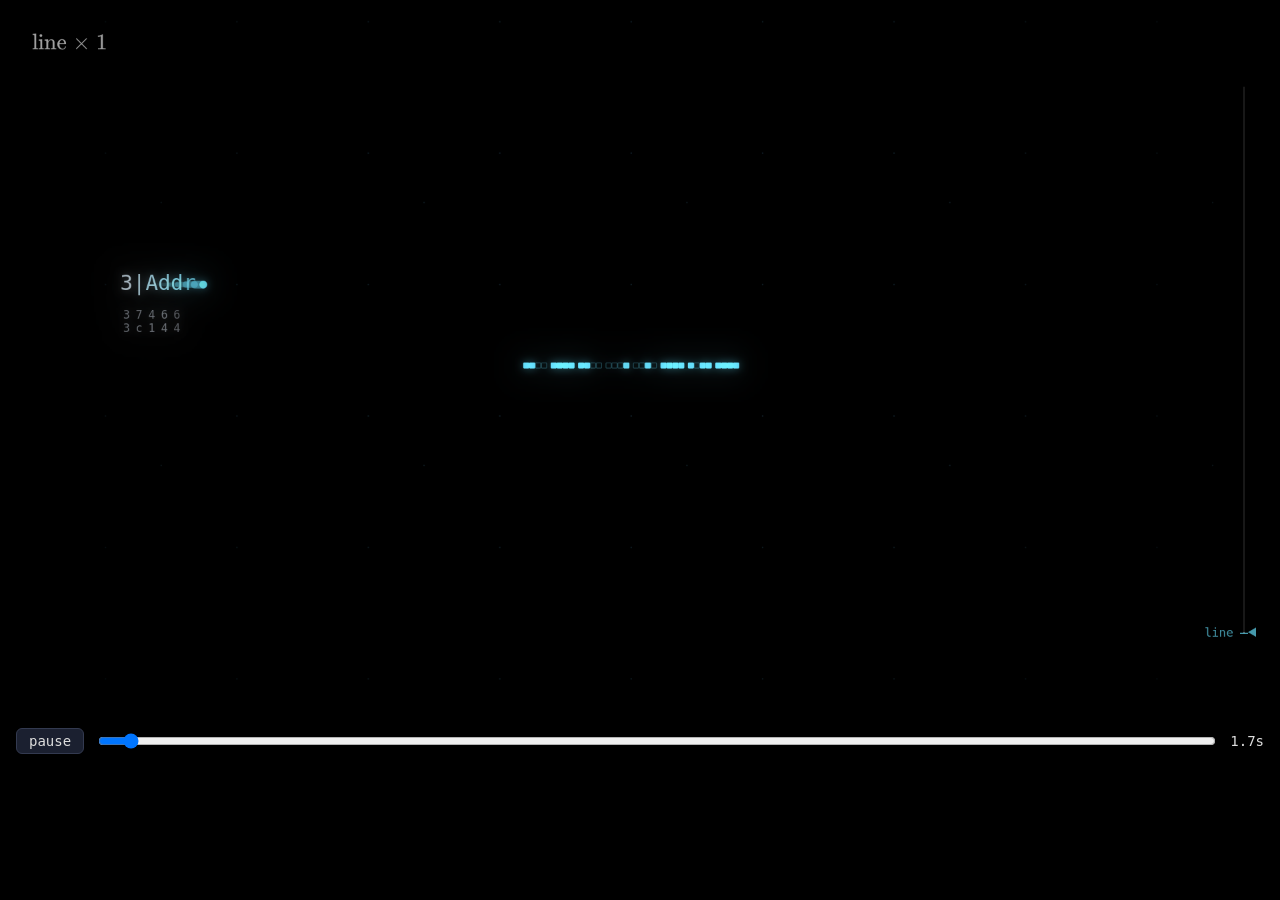
<file: doc/video/v12/index.html>
<!doctype html>
<html lang="en">
<head>
<meta charset="utf-8">
<meta name="viewport" content="width=device-width, initial-scale=1">
<title>breadcrumbs v12</title>
<style>
  @font-face { font-family: 'KaTeXMath'; src: url('fonts/KaTeX_Math-Italic.woff2') format('woff2'); }
  @font-face { font-family: 'KaTeXMain'; src: url('fonts/KaTeX_Main-Regular.woff2') format('woff2'); }
  @font-face { font-family: 'KaTeXAMS'; src: url('fonts/KaTeX_AMS-Regular.woff2') format('woff2'); }
  html, body { margin: 0; background: #000; color: #ddd; font: 14px 'JetBrains Mono', monospace; }
  #cv { display: block; width: 100vw; max-width: 1920px; aspect-ratio: 16 / 9; margin: 0 auto; }
  #bar { display: flex; gap: 12px; align-items: center; padding: 8px 16px; max-width: 1920px; margin: 0 auto; box-sizing: border-box; }
  #bar input { flex: 1; }
  #bar button { font: inherit; background: #1b2030; color: #ddd; border: 1px solid #333a50; padding: 4px 12px; border-radius: 6px; }
  body.capture #bar { display: none; }
  body.capture #cv { width: auto; max-width: none; }
</style>
</head>
<body>
<canvas id="cv" width="1920" height="1080"></canvas>
<div id="bar"><button id="play">pause</button><input id="scrub" type="range" min="0" max="10000" value="0"><span id="clock">0.0s</span></div>
<audio id="score" preload="none"></audio>
<script src="film.js"></script>
<script>
  const params = new URLSearchParams(location.search), cv = document.getElementById('cv');
  if (params.has('w')) { cv.width = +params.get('w'); cv.height = Math.round(cv.width * 9 / 16); }
  // The level files. ?levels=00,03,stubs/01 names them (a bare name is levels/<name>.js) and every one must load.
  // Without it the player takes levels/00.js … 11.js and skips the ones that are not there.
  const wanted = params.get('levels');
  const names = wanted ? wanted.split(',').filter(Boolean) : Array.from({ length: 12 }, (_, i) => String(i).padStart(2, '0'));
  const load = src => new Promise((ok, no) => { const s = document.createElement('script'); s.src = src; s.onload = ok; s.onerror = () => no(new Error('cannot load ' + src)); document.head.append(s); });
  // window.ready settles when the levels are in and the film is built; render.mjs waits for it.
  window.ready = (async () => {
    for (const n of names) { try { await load((n.includes('/') ? n : 'levels/' + n) + '.js'); } catch (e) { if (wanted) throw e; } }
    Film.build(); Film.bind(cv);
    window.renderAt = t => Film.frame(t);
  })();
  if (params.has('capture')) document.body.classList.add('capture');
  else {
    const audio = document.getElementById('score'), scrub = document.getElementById('scrub'), clock = document.getElementById('clock'), btn = document.getElementById('play');
    audio.preload = 'auto'; audio.src = 'score.m4a';
    let playing = true, t0 = performance.now(), offset = 0;
    const now = () => playing ? offset + (performance.now() - t0) / 1000 : offset;
    const sync = t => { try { audio.currentTime = t; if (playing) audio.play().catch(() => {}); else audio.pause(); } catch (e) {} };
    // Browsers refuse sound until the viewer interacts: the first click or key anywhere starts it at the film's time.
    const unmute = () => { if (playing && audio.paused) sync(now()); };
    addEventListener('pointerdown', unmute, { once: true });
    addEventListener('keydown', unmute, { once: true });
    // Sound that starts late (buffering, a refused autoplay) joins at the film's time rather than at its own zero.
    audio.addEventListener('playing', () => { const t = now(); if (Math.abs(audio.currentTime - t) > 0.05) audio.currentTime = t; });
    btn.onclick = () => { offset = now(); playing = !playing; t0 = performance.now(); btn.textContent = playing ? 'pause' : 'play'; sync(offset); };
    scrub.oninput = () => { offset = scrub.value / 10000 * Film.duration; t0 = performance.now(); sync(offset); };
    window.ready.then(() => document.fonts.ready).then(() => {
      // The film starts when its levels and fonts are ready, not when the page was parsed.
      t0 = performance.now(); offset = 0;
      sync(0);
      (function loop() {
        // While the score plays it is the clock, so picture and sound cannot drift apart.
        if (playing && !audio.paused && !audio.seeking && audio.readyState >= 3) { offset = audio.currentTime; t0 = performance.now(); }
        let t = now();
        if (t >= Film.duration) { offset = 0; t0 = performance.now(); t = 0; sync(0); }
        renderAt(t); scrub.value = Math.round(t / Film.duration * 10000); clock.textContent = t.toFixed(1) + 's';
        requestAnimationFrame(loop);
      })();
    });
  }
</script>
</body>
</html>
</file>
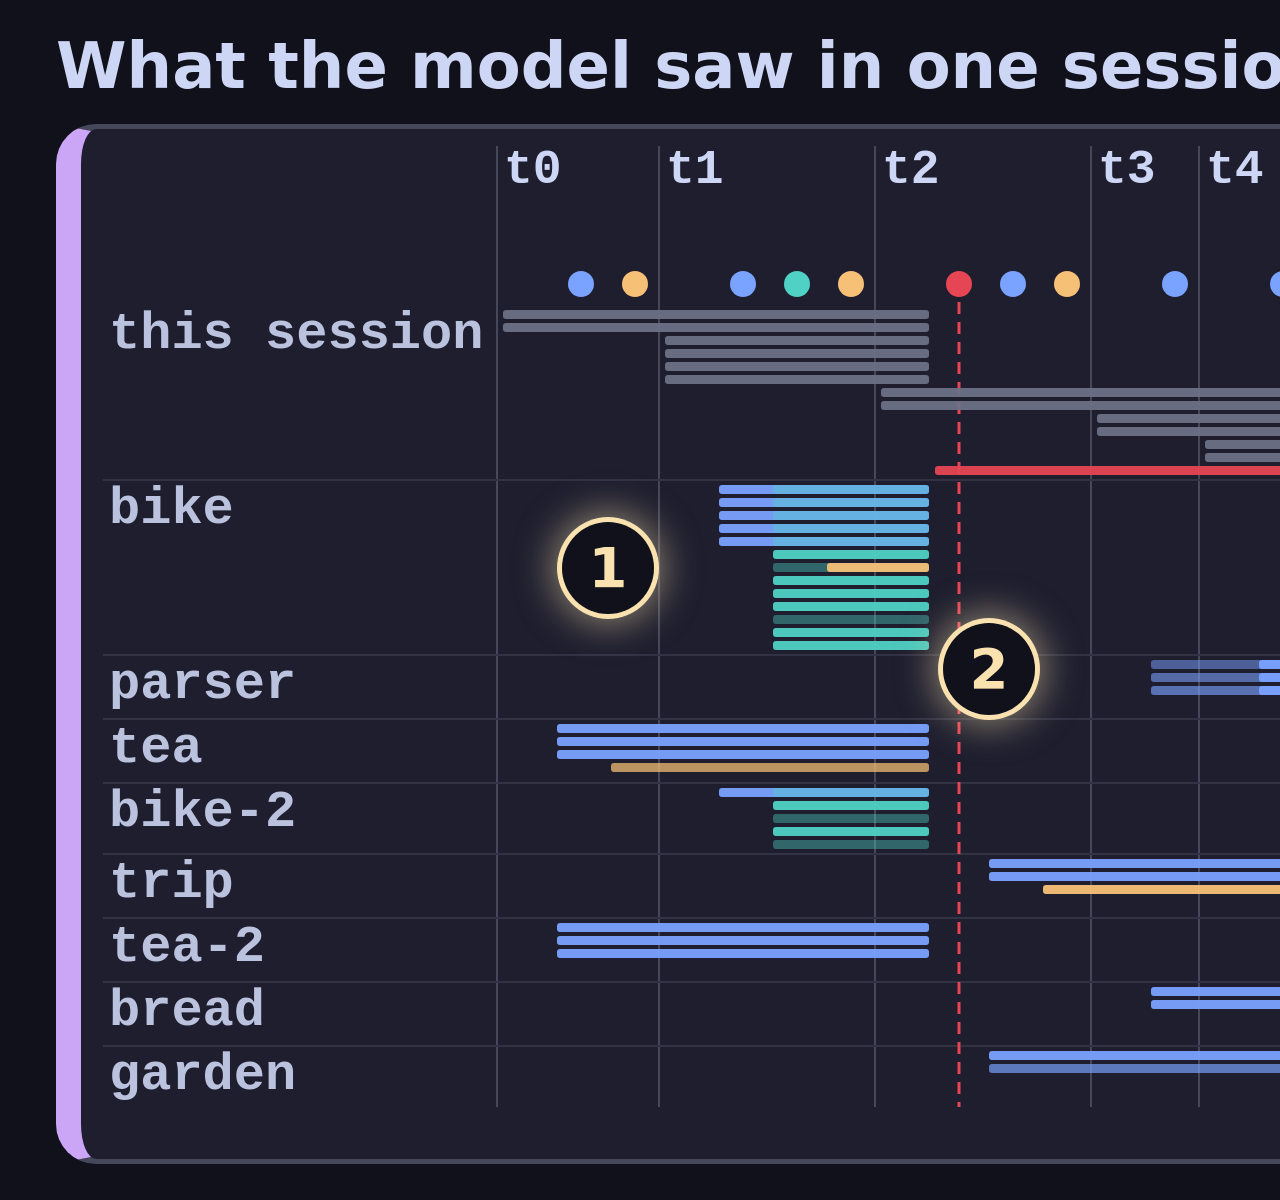
<file: docs/plates/context.html>
<!doctype html><meta charset="utf-8"><title>context</title>
<style>
html,body{margin:0;padding:0;background:#11111b}
#plate{position:relative;width:2400px;height:1200px;background:#11111b;color:#cdd6f4;font-family:ui-sans-serif,system-ui,-apple-system,sans-serif;overflow:hidden}
#title{position:absolute;left:56px;top:28px;font-size:64px;line-height:76px;font-weight:700;white-space:nowrap;color:#cdd6f4}
.panel{position:absolute;box-sizing:border-box;top:124px;height:1040px;background:#1e1e2e;border:5px solid #45475a;border-left:25px solid #cba6f7;border-radius:40px}
#art{position:absolute;left:0;top:0}
.t{position:absolute;white-space:nowrap}
.gl{font-family:ui-monospace,Menlo,monospace;font-size:52px;line-height:60px;font-weight:700;color:#bac2de}
.tl{font-family:ui-monospace,Menlo,monospace;font-size:48px;line-height:56px;font-weight:700;color:#cdd6f4}
.cap1{font-size:56px;line-height:70px;font-weight:700;color:#cdd6f4}
.cap2{font-size:60px;line-height:70px;color:#a6adc8}
.vl{transform:translateX(-50%);font-size:52px;line-height:56px;font-weight:700}
.vn{transform:translateX(-50%);font-size:46px;line-height:58px;color:#cdd6f4}
.mark{position:absolute;width:92px;height:92px;box-sizing:border-box;border-radius:50%;background:#11111b;color:#f9e2af;
  font-size:56px;line-height:92px;font-weight:700;text-align:center;box-shadow:0 0 0 5px #f9e2af,0 0 36px 10px rgba(249,226,175,.5)}
</style>
<div id="plate"><div id="title" data-cat="title">What the model saw in one session, turn by turn</div>
<div class="panel" id="gantt" style="left:56px;width:1398px"></div>
<div class="panel" id="venn" style="left:1486px;width:858px"></div>
<svg id="art" width="2400" height="1200" viewBox="0 0 2400 1200"><line class="turn" x1="497" y1="146" x2="497" y2="1107" stroke="#45475a" stroke-width="2"/>
<line class="turn" x1="659" y1="146" x2="659" y2="1107" stroke="#45475a" stroke-width="2"/>
<line class="turn" x1="875" y1="146" x2="875" y2="1107" stroke="#45475a" stroke-width="2"/>
<line class="turn" x1="1091" y1="146" x2="1091" y2="1107" stroke="#45475a" stroke-width="2"/>
<line class="turn" x1="1199" y1="146" x2="1199" y2="1107" stroke="#45475a" stroke-width="2"/>
<line class="sep" x1="103" y1="480" x2="1418" y2="480" stroke="#313244" stroke-width="2"/>
<line class="sep" x1="103" y1="655" x2="1418" y2="655" stroke="#313244" stroke-width="2"/>
<line class="sep" x1="103" y1="719" x2="1418" y2="719" stroke="#313244" stroke-width="2"/>
<line class="sep" x1="103" y1="783" x2="1418" y2="783" stroke="#313244" stroke-width="2"/>
<line class="sep" x1="103" y1="854" x2="1418" y2="854" stroke="#313244" stroke-width="2"/>
<line class="sep" x1="103" y1="918" x2="1418" y2="918" stroke="#313244" stroke-width="2"/>
<line class="sep" x1="103" y1="982" x2="1418" y2="982" stroke="#313244" stroke-width="2"/>
<line class="sep" x1="103" y1="1046" x2="1418" y2="1046" stroke="#313244" stroke-width="2"/>
<line class="compress" x1="959.0" y1="302" x2="959.0" y2="1107" stroke="#e64553" stroke-width="3" stroke-dasharray="12 8"/>
<rect class="bar" data-row="8997040f" data-ev="own" data-level="1" x="503.0" y="310" width="426.0" height="9" rx="3" fill="#6c7086" fill-opacity="0.95"/>
<rect class="bar" data-row="b547d5a0" data-ev="own" data-level="1" x="503.0" y="323" width="426.0" height="9" rx="3" fill="#6c7086" fill-opacity="0.95"/>
<rect class="bar" data-row="066ff39f" data-ev="own" data-level="1" x="665.0" y="336" width="264.0" height="9" rx="3" fill="#6c7086" fill-opacity="0.95"/>
<rect class="bar" data-row="b1fbc382" data-ev="own" data-level="1" x="665.0" y="349" width="264.0" height="9" rx="3" fill="#6c7086" fill-opacity="0.95"/>
<rect class="bar" data-row="fd751caf" data-ev="own" data-level="1" x="665.0" y="362" width="264.0" height="9" rx="3" fill="#6c7086" fill-opacity="0.95"/>
<rect class="bar" data-row="dfdc89c8" data-ev="own" data-level="1" x="665.0" y="375" width="264.0" height="9" rx="3" fill="#6c7086" fill-opacity="0.95"/>
<rect class="bar" data-row="c768ba22" data-ev="own" data-level="1" x="881.0" y="388" width="534.0" height="9" rx="3" fill="#6c7086" fill-opacity="0.95"/>
<rect class="bar" data-row="aed72ae7" data-ev="own" data-level="1" x="881.0" y="401" width="534.0" height="9" rx="3" fill="#6c7086" fill-opacity="0.95"/>
<rect class="bar" data-row="462f4462" data-ev="own" data-level="1" x="1097.0" y="414" width="318.0" height="9" rx="3" fill="#6c7086" fill-opacity="0.95"/>
<rect class="bar" data-row="62c6ace3" data-ev="own" data-level="1" x="1097.0" y="427" width="318.0" height="9" rx="3" fill="#6c7086" fill-opacity="0.95"/>
<rect class="bar" data-row="5e535d53" data-ev="own" data-level="1" x="1205.0" y="440" width="210.0" height="9" rx="3" fill="#6c7086" fill-opacity="0.95"/>
<rect class="bar" data-row="82d1b4fd" data-ev="own" data-level="1" x="1205.0" y="453" width="210.0" height="9" rx="3" fill="#6c7086" fill-opacity="0.95"/>
<rect class="bar" data-row="e4231016" data-ev="compress" data-level="1" x="935.0" y="466" width="480.0" height="9" rx="3" fill="#e64553" fill-opacity="0.95"/>
<rect class="bar" data-row="02ec800b" data-ev="recall" data-level="1" x="719.0" y="485" width="210.0" height="9" rx="3" fill="#7aa2ff" fill-opacity="0.95"/>
<rect class="bar" data-row="02ec800b" data-ev="find" data-level="0" x="773.0" y="485" width="156.0" height="9" rx="3" fill="#4fd1c5" fill-opacity="0.40"/>
<rect class="bar" data-row="21a96e2f" data-ev="recall" data-level="1" x="719.0" y="498" width="210.0" height="9" rx="3" fill="#7aa2ff" fill-opacity="0.95"/>
<rect class="bar" data-row="21a96e2f" data-ev="find" data-level="0" x="773.0" y="498" width="156.0" height="9" rx="3" fill="#4fd1c5" fill-opacity="0.40"/>
<rect class="bar" data-row="2922307c" data-ev="recall" data-level="1" x="719.0" y="511" width="210.0" height="9" rx="3" fill="#7aa2ff" fill-opacity="0.95"/>
<rect class="bar" data-row="2922307c" data-ev="find" data-level="0" x="773.0" y="511" width="156.0" height="9" rx="3" fill="#4fd1c5" fill-opacity="0.40"/>
<rect class="bar" data-row="817b763f" data-ev="recall" data-level="1" x="719.0" y="524" width="210.0" height="9" rx="3" fill="#7aa2ff" fill-opacity="0.95"/>
<rect class="bar" data-row="817b763f" data-ev="find" data-level="0" x="773.0" y="524" width="156.0" height="9" rx="3" fill="#4fd1c5" fill-opacity="0.40"/>
<rect class="bar" data-row="e5cf143a" data-ev="recall" data-level="1" x="719.0" y="537" width="210.0" height="9" rx="3" fill="#7aa2ff" fill-opacity="0.95"/>
<rect class="bar" data-row="e5cf143a" data-ev="find" data-level="0" x="773.0" y="537" width="156.0" height="9" rx="3" fill="#4fd1c5" fill-opacity="0.40"/>
<rect class="bar" data-row="02bb1af8:0-1" data-ev="find" data-level="1" x="773.0" y="550" width="156.0" height="9" rx="3" fill="#4fd1c5" fill-opacity="0.95"/>
<rect class="bar" data-row="05c2d8ac" data-ev="find" data-level="0" x="773.0" y="563" width="156.0" height="9" rx="3" fill="#4fd1c5" fill-opacity="0.40"/>
<rect class="bar" data-row="05c2d8ac" data-ev="open" data-level="1" x="827.0" y="563" width="102.0" height="9" rx="3" fill="#f6c177" fill-opacity="0.95"/>
<rect class="bar" data-row="1077302f:0-1" data-ev="find" data-level="1" x="773.0" y="576" width="156.0" height="9" rx="3" fill="#4fd1c5" fill-opacity="0.95"/>
<rect class="bar" data-row="4580b1af:0-1" data-ev="find" data-level="1" x="773.0" y="589" width="156.0" height="9" rx="3" fill="#4fd1c5" fill-opacity="0.95"/>
<rect class="bar" data-row="6366dec5:0-1" data-ev="find" data-level="1" x="773.0" y="602" width="156.0" height="9" rx="3" fill="#4fd1c5" fill-opacity="0.95"/>
<rect class="bar" data-row="8ea70725" data-ev="find" data-level="0" x="773.0" y="615" width="156.0" height="9" rx="3" fill="#4fd1c5" fill-opacity="0.40"/>
<rect class="bar" data-row="ead2be28:0-1" data-ev="find" data-level="1" x="773.0" y="628" width="156.0" height="9" rx="3" fill="#4fd1c5" fill-opacity="0.95"/>
<rect class="bar" data-row="f3b7a437:0-1" data-ev="find" data-level="1" x="773.0" y="641" width="156.0" height="9" rx="3" fill="#4fd1c5" fill-opacity="0.95"/>
<rect class="bar" data-row="958891a3" data-ev="recall" data-level="0.191083" x="1151.0" y="660" width="264.0" height="9" rx="3" fill="#7aa2ff" fill-opacity="0.51"/>
<rect class="bar" data-row="958891a3" data-ev="recall" data-level="1" x="1259.0" y="660" width="156.0" height="9" rx="3" fill="#7aa2ff" fill-opacity="0.95"/>
<rect class="bar" data-row="c5aeb43b" data-ev="recall" data-level="0.325301" x="1151.0" y="673" width="264.0" height="9" rx="3" fill="#7aa2ff" fill-opacity="0.58"/>
<rect class="bar" data-row="c5aeb43b" data-ev="recall" data-level="1" x="1259.0" y="673" width="156.0" height="9" rx="3" fill="#7aa2ff" fill-opacity="0.95"/>
<rect class="bar" data-row="eb4b375d" data-ev="recall" data-level="0.409091" x="1151.0" y="686" width="264.0" height="9" rx="3" fill="#7aa2ff" fill-opacity="0.63"/>
<rect class="bar" data-row="eb4b375d" data-ev="recall" data-level="1" x="1259.0" y="686" width="156.0" height="9" rx="3" fill="#7aa2ff" fill-opacity="0.95"/>
<rect class="bar" data-row="73806df3" data-ev="open" data-level="0.3" x="1313.0" y="699" width="102.0" height="9" rx="3" fill="#f6c177" fill-opacity="0.57"/>
<rect class="bar" data-row="73806df3" data-ev="open" data-level="0" x="1367.0" y="699" width="48.0" height="9" rx="3" fill="#f6c177" fill-opacity="0.40"/>
<rect class="bar" data-row="2cb40b9b" data-ev="recall" data-level="1" x="557.0" y="724" width="372.0" height="9" rx="3" fill="#7aa2ff" fill-opacity="0.95"/>
<rect class="bar" data-row="3eddf45e" data-ev="recall" data-level="1" x="557.0" y="737" width="372.0" height="9" rx="3" fill="#7aa2ff" fill-opacity="0.95"/>
<rect class="bar" data-row="d98e0bf6" data-ev="recall" data-level="1" x="557.0" y="750" width="372.0" height="9" rx="3" fill="#7aa2ff" fill-opacity="0.95"/>
<rect class="bar" data-row="cc45202b" data-ev="open" data-level="0.6" x="611.0" y="763" width="318.0" height="9" rx="3" fill="#f6c177" fill-opacity="0.73"/>
<rect class="bar" data-row="a7a94eac" data-ev="recall" data-level="1" x="719.0" y="788" width="210.0" height="9" rx="3" fill="#7aa2ff" fill-opacity="0.95"/>
<rect class="bar" data-row="a7a94eac" data-ev="find" data-level="0" x="773.0" y="788" width="156.0" height="9" rx="3" fill="#4fd1c5" fill-opacity="0.40"/>
<rect class="bar" data-row="07214386:0-1" data-ev="find" data-level="1" x="773.0" y="801" width="156.0" height="9" rx="3" fill="#4fd1c5" fill-opacity="0.95"/>
<rect class="bar" data-row="14d0e112" data-ev="find" data-level="0" x="773.0" y="814" width="156.0" height="9" rx="3" fill="#4fd1c5" fill-opacity="0.40"/>
<rect class="bar" data-row="71b17c3d:0-1" data-ev="find" data-level="1" x="773.0" y="827" width="156.0" height="9" rx="3" fill="#4fd1c5" fill-opacity="0.95"/>
<rect class="bar" data-row="73f093c8" data-ev="find" data-level="0" x="773.0" y="840" width="156.0" height="9" rx="3" fill="#4fd1c5" fill-opacity="0.40"/>
<rect class="bar" data-row="9a48b71f" data-ev="recall" data-level="1" x="989.0" y="859" width="426.0" height="9" rx="3" fill="#7aa2ff" fill-opacity="0.95"/>
<rect class="bar" data-row="e10a22f0" data-ev="recall" data-level="1" x="989.0" y="872" width="426.0" height="9" rx="3" fill="#7aa2ff" fill-opacity="0.95"/>
<rect class="bar" data-row="f3e2c0d2" data-ev="open" data-level="1" x="1043.0" y="885" width="372.0" height="9" rx="3" fill="#f6c177" fill-opacity="0.95"/>
<rect class="bar" data-row="7fe0ef25" data-ev="recall" data-level="1" x="557.0" y="923" width="372.0" height="9" rx="3" fill="#7aa2ff" fill-opacity="0.95"/>
<rect class="bar" data-row="de5c3d16" data-ev="recall" data-level="1" x="557.0" y="936" width="372.0" height="9" rx="3" fill="#7aa2ff" fill-opacity="0.95"/>
<rect class="bar" data-row="e554bdd5" data-ev="recall" data-level="1" x="557.0" y="949" width="372.0" height="9" rx="3" fill="#7aa2ff" fill-opacity="0.95"/>
<rect class="bar" data-row="3ad08b5a" data-ev="recall" data-level="1" x="1151.0" y="987" width="264.0" height="9" rx="3" fill="#7aa2ff" fill-opacity="0.95"/>
<rect class="bar" data-row="f429fee6" data-ev="recall" data-level="1" x="1151.0" y="1000" width="264.0" height="9" rx="3" fill="#7aa2ff" fill-opacity="0.95"/>
<rect class="bar" data-row="af888b41" data-ev="recall" data-level="1" x="989.0" y="1051" width="426.0" height="9" rx="3" fill="#7aa2ff" fill-opacity="0.95"/>
<rect class="bar" data-row="f2be66bb" data-ev="recall" data-level="0.526316" x="989.0" y="1064" width="426.0" height="9" rx="3" fill="#7aa2ff" fill-opacity="0.69"/>
<circle class="dot" data-index="0" data-ev="recall" cx="581.0" cy="284" r="13" fill="#7aa2ff"/>
<circle class="dot" data-index="1" data-ev="open" cx="635.0" cy="284" r="13" fill="#f6c177"/>
<circle class="dot" data-index="2" data-ev="recall" cx="743.0" cy="284" r="13" fill="#7aa2ff"/>
<circle class="dot" data-index="3" data-ev="find" cx="797.0" cy="284" r="13" fill="#4fd1c5"/>
<circle class="dot" data-index="4" data-ev="open" cx="851.0" cy="284" r="13" fill="#f6c177"/>
<circle class="dot" data-index="5" data-ev="compress" cx="959.0" cy="284" r="13" fill="#e64553"/>
<circle class="dot" data-index="6" data-ev="recall" cx="1013.0" cy="284" r="13" fill="#7aa2ff"/>
<circle class="dot" data-index="7" data-ev="open" cx="1067.0" cy="284" r="13" fill="#f6c177"/>
<circle class="dot" data-index="8" data-ev="recall" cx="1175.0" cy="284" r="13" fill="#7aa2ff"/>
<circle class="dot" data-index="9" data-ev="recall" cx="1283.0" cy="284" r="13" fill="#7aa2ff"/>
<circle class="dot" data-index="10" data-ev="open" cx="1337.0" cy="284" r="13" fill="#f6c177"/>
<circle class="dot" data-index="11" data-ev="open" cx="1391.0" cy="284" r="13" fill="#f6c177"/>
<circle class="cap" data-index="11" cx="1391.0" cy="284" r="21" fill="none" stroke="#f6c177" stroke-width="3" stroke-dasharray="6 5"/>
<circle class="vc" data-set="found" cx="1819.0" cy="556.5" r="242.5" fill="#4fd1c5" fill-opacity="0.28" stroke="#4fd1c5" stroke-width="6"/>
<circle class="vc" data-set="recalled" cx="2064.3" cy="556.5" r="216.2" fill="#7aa2ff" fill-opacity="0.28" stroke="#7aa2ff" stroke-width="6"/>
<circle class="vc" data-set="opened" cx="1790.6" cy="916.9" r="211.1" fill="#f6c177" fill-opacity="0.28" stroke="#f6c177" stroke-width="6"/><line class="leader" x1="2152.3" y1="798.7" x2="2139.2" y2="762.5" stroke="#7aa2ff" stroke-width="4" stroke-linecap="round"/></svg>
<div class="t tl" data-cat="turn" style="left:504px;top:142px">t0</div>
<div class="t tl" data-cat="turn" style="left:666px;top:142px">t1</div>
<div class="t tl" data-cat="turn" style="left:882px;top:142px">t2</div>
<div class="t tl" data-cat="turn" style="left:1098px;top:142px">t3</div>
<div class="t tl" data-cat="turn" style="left:1206px;top:142px">t4</div>
<div class="t gl" data-cat="group" style="left:109px;top:305px">this session</div>
<div class="t gl" data-cat="group" style="left:109px;top:480px">bike</div>
<div class="t gl" data-cat="group" style="left:109px;top:655px">parser</div>
<div class="t gl" data-cat="group" style="left:109px;top:719px">tea</div>
<div class="t gl" data-cat="group" style="left:109px;top:783px">bike-2</div>
<div class="t gl" data-cat="group" style="left:109px;top:854px">trip</div>
<div class="t gl" data-cat="group" style="left:109px;top:918px">tea-2</div>
<div class="t gl" data-cat="group" style="left:109px;top:982px">bread</div>
<div class="t gl" data-cat="group" style="left:109px;top:1046px">garden</div>
<div class="t cap1" data-cat="venn-caption" style="left:1539px;top:144px">at event 4: open, 573 B</div>
<div class="t cap2" data-cat="venn-caption" style="left:1539px;top:214px">area = bytes</div><div class="t vl" data-cat="venn-set" data-set="found" style="left:1715.0px;top:492.5px;color:#4fd1c5">found</div><div class="t vn" data-cat="venn-count" data-set="found" style="left:1715.0px;top:558.5px">1,316 B · 18</div><div class="t vl" data-cat="venn-set" data-set="recalled" style="left:2152.3px;top:804.7px;color:#7aa2ff">recalled</div><div class="t vn" data-cat="venn-count" data-set="recalled" style="left:2152.3px;top:870.7px">1,046 B · 12</div><div class="t vl" data-cat="venn-set" data-set="opened" style="left:1790.6px;top:880.9px;color:#f6c177">opened</div><div class="t vn" data-cat="venn-count" data-set="opened" style="left:1790.6px;top:946.9px">997 B · 2</div><div class="mark" data-cat="mark" style="left:562.0px;top:521.5px">1</div><div class="mark" data-cat="mark" style="left:943.0px;top:623.0px">2</div><div class="mark" data-cat="mark" style="left:1345.0px;top:156.0px">3</div><div class="mark" data-cat="mark" style="left:1908.8px;top:510.5px">4</div></div>
<script type="application/json" id="measure"></script>
<script>
(function(){
  const out={words:[],texts:[],marks:[],panels:[],bars:[],dots:[],caps:[],circles:[],lines:[],title:null};
  const box=r=>({x:r.left,y:r.top,w:r.width,h:r.height});
  const num=(e,a)=>parseFloat(e.getAttribute(a));
  const plate=document.getElementById('plate');
  const walk=document.createTreeWalker(plate,NodeFilter.SHOW_TEXT);
  for(let n=walk.nextNode();n;n=walk.nextNode()){
    const el=n.parentElement;
    if(!n.nodeValue.trim())continue;
    const cat=(el.closest('[data-cat]')||{dataset:{}}).dataset.cat||'?';
    const re=/\S+/g;let m;
    while((m=re.exec(n.nodeValue))){
      const r=document.createRange();r.setStart(n,m.index);r.setEnd(n,m.index+m[0].length);
      out.words.push(Object.assign({cat:cat,set:((el.closest('[data-cat]')||{dataset:{}}).dataset.set)||null,word:m[0],font:parseFloat(getComputedStyle(el).fontSize)},box(r.getBoundingClientRect())));
    }
  }
  document.querySelectorAll('[data-cat]').forEach(e=>out.texts.push(Object.assign({cat:e.dataset.cat,set:e.dataset.set||null,text:e.textContent},box(e.getBoundingClientRect()))));
  document.querySelectorAll('.mark').forEach(e=>out.marks.push(Object.assign({text:e.textContent},box(e.getBoundingClientRect()))));
  document.querySelectorAll('.panel').forEach(e=>out.panels.push(Object.assign({id:e.id},box(e.getBoundingClientRect()))));
  document.querySelectorAll('rect.bar').forEach(e=>out.bars.push({row:e.dataset.row,ev:e.dataset.ev,level:+e.dataset.level,x:num(e,'x'),y:num(e,'y'),w:num(e,'width'),h:num(e,'height'),fill:e.getAttribute('fill'),opacity:num(e,'fill-opacity')}));
  document.querySelectorAll('circle.dot').forEach(e=>out.dots.push({index:+e.dataset.index,ev:e.dataset.ev,cx:num(e,'cx'),cy:num(e,'cy'),r:num(e,'r'),fill:e.getAttribute('fill')}));
  document.querySelectorAll('circle.cap').forEach(e=>out.caps.push({index:+e.dataset.index,cx:num(e,'cx'),cy:num(e,'cy'),r:num(e,'r')}));
  document.querySelectorAll('circle.vc').forEach(e=>out.circles.push({set:e.dataset.set,cx:num(e,'cx'),cy:num(e,'cy'),r:num(e,'r'),fill:e.getAttribute('fill')}));
  document.querySelectorAll('line').forEach(e=>out.lines.push({cls:e.getAttribute('class'),x1:num(e,'x1'),y1:num(e,'y1'),x2:num(e,'x2'),y2:num(e,'y2')}));
  const t=document.getElementById('title');out.title=Object.assign({text:t.textContent},box(t.getBoundingClientRect()));
  document.getElementById('measure').textContent=JSON.stringify(out);
})();
</script>
</file>
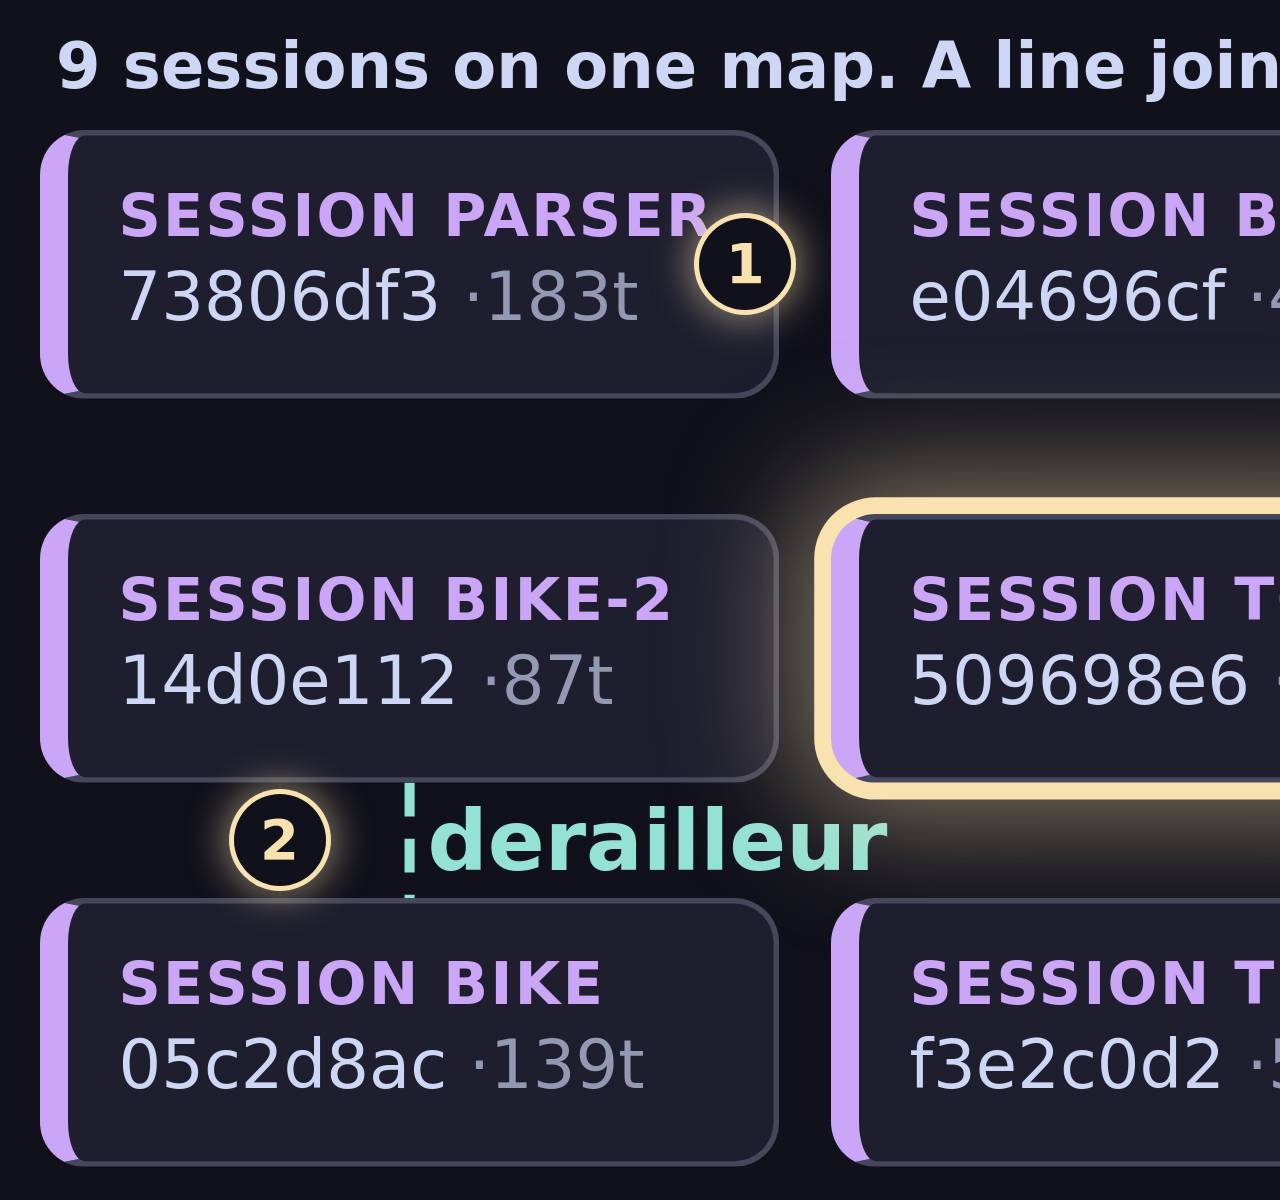
<file: docs/plates/map.html>
<!doctype html><meta charset="utf-8"><title>map</title>
<style>
.sg-stage{position:relative;overflow:hidden;font-family:ui-sans-serif,system-ui,-apple-system,sans-serif;--lane-label-color:#9399b2}
.sg-stage>svg{position:absolute;left:0;top:0}
.sg-node{position:absolute;transform-origin:0 0;box-sizing:border-box}
.sg-card{box-sizing:border-box;width:100%;height:100%;background:#1e1e2e;border:1px solid #45475a;border-left:5px solid var(--lane);border-radius:8px;padding:6px 9px;color:#cdd6f4;overflow:hidden}
.sg-head{font-size:10.5px;font-weight:700;letter-spacing:.04em;text-transform:uppercase;color:var(--lane);white-space:nowrap;overflow:hidden;text-overflow:ellipsis}
.sg-body{font-size:12px;line-height:1.3;margin-top:2px;display:-webkit-box;-webkit-line-clamp:2;-webkit-box-orient:vertical;overflow:hidden}
.sg-node.sg-dim{opacity:.25}
.sg-node.sg-hi .sg-card{box-shadow:0 0 0 3px #f9e2af,0 0 22px 6px rgba(249,226,175,.5)}
.sg-band{fill:rgba(137,180,250,.045);stroke:#45475a;stroke-dasharray:5 4}
.sg-band-label{fill:#9399b2;font-size:12px;font-weight:700;letter-spacing:.06em;text-transform:uppercase}
.sg-edge-label{fill:#94e2d5;font-size:15px;font-weight:700;paint-order:stroke;stroke:#11111b;stroke-width:4px}
.sg-card.sg-big .sg-head{font-size:17px}
.sg-card.sg-big .sg-body{font-size:19px;-webkit-line-clamp:1;margin-top:3px}
html,body{margin:0;padding:0;background:#11111b}
#plate{width:2400px;height:1200px;background:#11111b;color:#cdd6f4}
#title{position:absolute;left:56px;top:28px;font-size:64px;line-height:76px;font-weight:700;white-space:nowrap;color:#cdd6f4}
.z .sg-card{display:flex;flex-direction:column;justify-content:center}
.z .sg-body{display:block;-webkit-line-clamp:unset;overflow:visible;white-space:nowrap}
.z .sz{color:#9399b2}
.sg-edge-label{font-size:84px;stroke-width:22px}
.mark{position:absolute;width:92px;height:92px;box-sizing:border-box;border-radius:50%;background:#11111b;color:#f9e2af;
  font-size:56px;line-height:92px;font-weight:700;text-align:center;
  box-shadow:0 0 0 5px #f9e2af,0 0 36px 10px rgba(249,226,175,.5)}
</style>
<div id="plate" class="sg-stage"><svg id="edges" width="2400" height="1200" viewBox="0 0 2400 1200"></svg>
<div id="title">9 sessions on one map. A line joins two that share a cue word.</div><div class="sg-node z" data-session="parser" style="left:40px;top:130px;width:132px;height:48px;transform:scale(5.6)"><div class="sg-card" data-id="73806df3" style="--lane:#cba6f7"><div class="sg-head">session parser</div><div class="sg-body"><span class="id">73806df3</span> <span class="sz">·183t</span></div></div></div><div class="sg-node z" data-session="bread" style="left:831px;top:130px;width:132px;height:48px;transform:scale(5.6)"><div class="sg-card" data-id="e04696cf" style="--lane:#cba6f7"><div class="sg-head">session bread</div><div class="sg-body"><span class="id">e04696cf</span> <span class="sz">·49t</span></div></div></div><div class="sg-node z" data-session="garden" style="left:1622px;top:130px;width:132px;height:48px;transform:scale(5.6)"><div class="sg-card" data-id="8d314007" style="--lane:#cba6f7"><div class="sg-head">session garden</div><div class="sg-body"><span class="id">8d314007</span> <span class="sz">·55t</span></div></div></div><div class="sg-node z" data-session="bike-2" style="left:40px;top:514px;width:132px;height:48px;transform:scale(5.6)"><div class="sg-card" data-id="14d0e112" style="--lane:#cba6f7"><div class="sg-head">session bike-2</div><div class="sg-body"><span class="id">14d0e112</span> <span class="sz">·87t</span></div></div></div><div class="sg-node z sg-hi" data-session="today" style="left:831px;top:514px;width:132px;height:48px;transform:scale(5.6)"><div class="sg-card" data-id="509698e6" style="--lane:#cba6f7"><div class="sg-head">session today</div><div class="sg-body"><span class="id">509698e6</span> <span class="sz">·223t</span></div></div></div><div class="sg-node z" data-session="tea-2" style="left:1622px;top:514px;width:132px;height:48px;transform:scale(5.6)"><div class="sg-card" data-id="c744ffbc" style="--lane:#cba6f7"><div class="sg-head">session tea-2</div><div class="sg-body"><span class="id">c744ffbc</span> <span class="sz">·82t</span></div></div></div><div class="sg-node z" data-session="bike" style="left:40px;top:898px;width:132px;height:48px;transform:scale(5.6)"><div class="sg-card" data-id="05c2d8ac" style="--lane:#cba6f7"><div class="sg-head">session bike</div><div class="sg-body"><span class="id">05c2d8ac</span> <span class="sz">·139t</span></div></div></div><div class="sg-node z" data-session="trip" style="left:831px;top:898px;width:132px;height:48px;transform:scale(5.6)"><div class="sg-card" data-id="f3e2c0d2" style="--lane:#cba6f7"><div class="sg-head">session trip</div><div class="sg-body"><span class="id">f3e2c0d2</span> <span class="sz">·54t</span></div></div></div><div class="sg-node z" data-session="tea" style="left:1622px;top:898px;width:132px;height:48px;transform:scale(5.6)"><div class="sg-card" data-id="cc45202b" style="--lane:#cba6f7"><div class="sg-head">session tea</div><div class="sg-body"><span class="id">cc45202b</span> <span class="sz">·125t</span></div></div></div></div>
<script type="application/json" id="measure"></script>
<script>
(function(){
  const CFG={"S": 5.6, "edges": [{"source": "14d0e112", "target": "05c2d8ac", "kind": "cue", "label": "derailleur"}, {"source": "c744ffbc", "target": "cc45202b", "kind": "cue", "label": "oolong"}], "styles": {"nbr": {"colour": "#6c7086", "width": 1.6}, "call": {"colour": "#fab387", "width": 2.2}, "cue": {"colour": "#94e2d5", "width": 1.8, "dash": "6 4"}, "heritage": {"colour": "#cba6f7", "width": 1.6, "dash": "3 3"}, "kid": {"colour": "#45475a", "width": 1}}, "m1": "73806df3", "m3": "509698e6"}, S=CFG.S, NS='http://www.w3.org/2000/svg';
  const box=r=>({x:r.left,y:r.top,w:r.width,h:r.height});
  const cardBox={};
  document.querySelectorAll('.sg-card').forEach(c=>{cardBox[c.dataset.id]=c.getBoundingClientRect();});
  // the page's exitPoint(): where the line from the centre of one box towards a point leaves the box
  function exitPoint(b,x,y){const cx=b.left+b.width/2,cy=b.top+b.height/2,dx=x-cx,dy=y-cy;
    if(dx===0&&dy===0)return[cx,cy];
    const t=Math.min(dx?b.width/2/Math.abs(dx):Infinity,dy?b.height/2/Math.abs(dy):Infinity);return[cx+dx*t,cy+dy*t];}
  const svg=document.getElementById('edges'), lines=[], labels=[];
  CFG.edges.forEach(e=>{
    const a=cardBox[e.source],b=cardBox[e.target],st=CFG.styles[e.kind];
    const [x1,y1]=exitPoint(a,b.left+b.width/2,b.top+b.height/2),[x2,y2]=exitPoint(b,a.left+a.width/2,a.top+a.height/2);
    const dash=st.dash?st.dash.split(' ').map(v=>v*S).join(' '):null;
    const ln=document.createElementNS(NS,'line');
    ln.setAttribute('x1',x1);ln.setAttribute('y1',y1);ln.setAttribute('x2',x2);ln.setAttribute('y2',y2);
    ln.setAttribute('stroke',st.colour);ln.setAttribute('stroke-width',st.width*S);
    if(dash)ln.setAttribute('stroke-dasharray',dash);
    svg.appendChild(ln);
    const t=document.createElementNS(NS,'text');t.setAttribute('class','sg-edge-label');
    t.setAttribute('x',(x1+x2)/2+18);t.setAttribute('y',(y1+y2)/2+30);t.textContent=e.label;svg.appendChild(t);
    lines.push({source:e.source,target:e.target,kind:e.kind,x1:x1,y1:y1,x2:x2,y2:y2,label:e.label,colour:st.colour,
      width:st.width*S,dash:dash});
    labels.push(t);
  });
  // the marks: 1 on a plain card, 2 beside the first edge, 3 on the card in the halo
  const plate=document.getElementById('plate');
  function mark(n,cx,cy){const m=document.createElement('div');m.className='mark';m.textContent=n;
    m.style.left=(cx-46)+'px';m.style.top=(cy-46)+'px';plate.appendChild(m);}
  const f=cardBox[CFG.m1],h=cardBox[CFG.m3],l=lines[0];
  mark(1,f.right-34,f.top+f.height/2);
  mark(2,Math.min(l.x1,l.x2)-130,(l.y1+l.y2)/2);
  mark(3,h.right-52,h.top+h.height/2);
  // the place of every word, for the check
  const out={words:[],cards:[],marks:[],title:null,edges:lines,labels:[]};
  function scan(root,level,scale){
    const walk=document.createTreeWalker(root,NodeFilter.SHOW_TEXT);
    for(let n=walk.nextNode();n;n=walk.nextNode()){
      const el=n.parentElement;
      if(getComputedStyle(el).visibility!=='visible')continue;
      const re=/\S+/g;let m;
      while((m=re.exec(n.nodeValue))){
        const r=document.createRange();r.setStart(n,m.index);r.setEnd(n,m.index+m[0].length);
        const b=r.getBoundingClientRect();
        out.words.push(Object.assign({level:level,word:m[0],font:parseFloat(getComputedStyle(el).fontSize)*scale},box(b)));
      }
    }
  }
  document.querySelectorAll('.z').forEach(z=>{
    const c=z.querySelector('.sg-card');
    out.cards.push(Object.assign({id:c.dataset.id,session:z.dataset.session,halo:z.classList.contains('sg-hi'),
      head:c.querySelector('.sg-head').innerText,body:c.querySelector('.sg-body').innerText},box(c.getBoundingClientRect())));
    scan(c,'card',S);});
  labels.forEach(t=>{out.labels.push(Object.assign({text:t.textContent},box(t.getBoundingClientRect())));scan(t,'edge',1);});
  document.querySelectorAll('.mark').forEach(e=>{out.marks.push(Object.assign({text:e.textContent},box(e.getBoundingClientRect())));scan(e,'mark',1);});
  const t=document.getElementById('title');
  out.title=Object.assign({text:t.textContent},box(t.getBoundingClientRect()));scan(t,'title',1);
  document.getElementById('measure').textContent=JSON.stringify(out);
})();
</script>
</file>
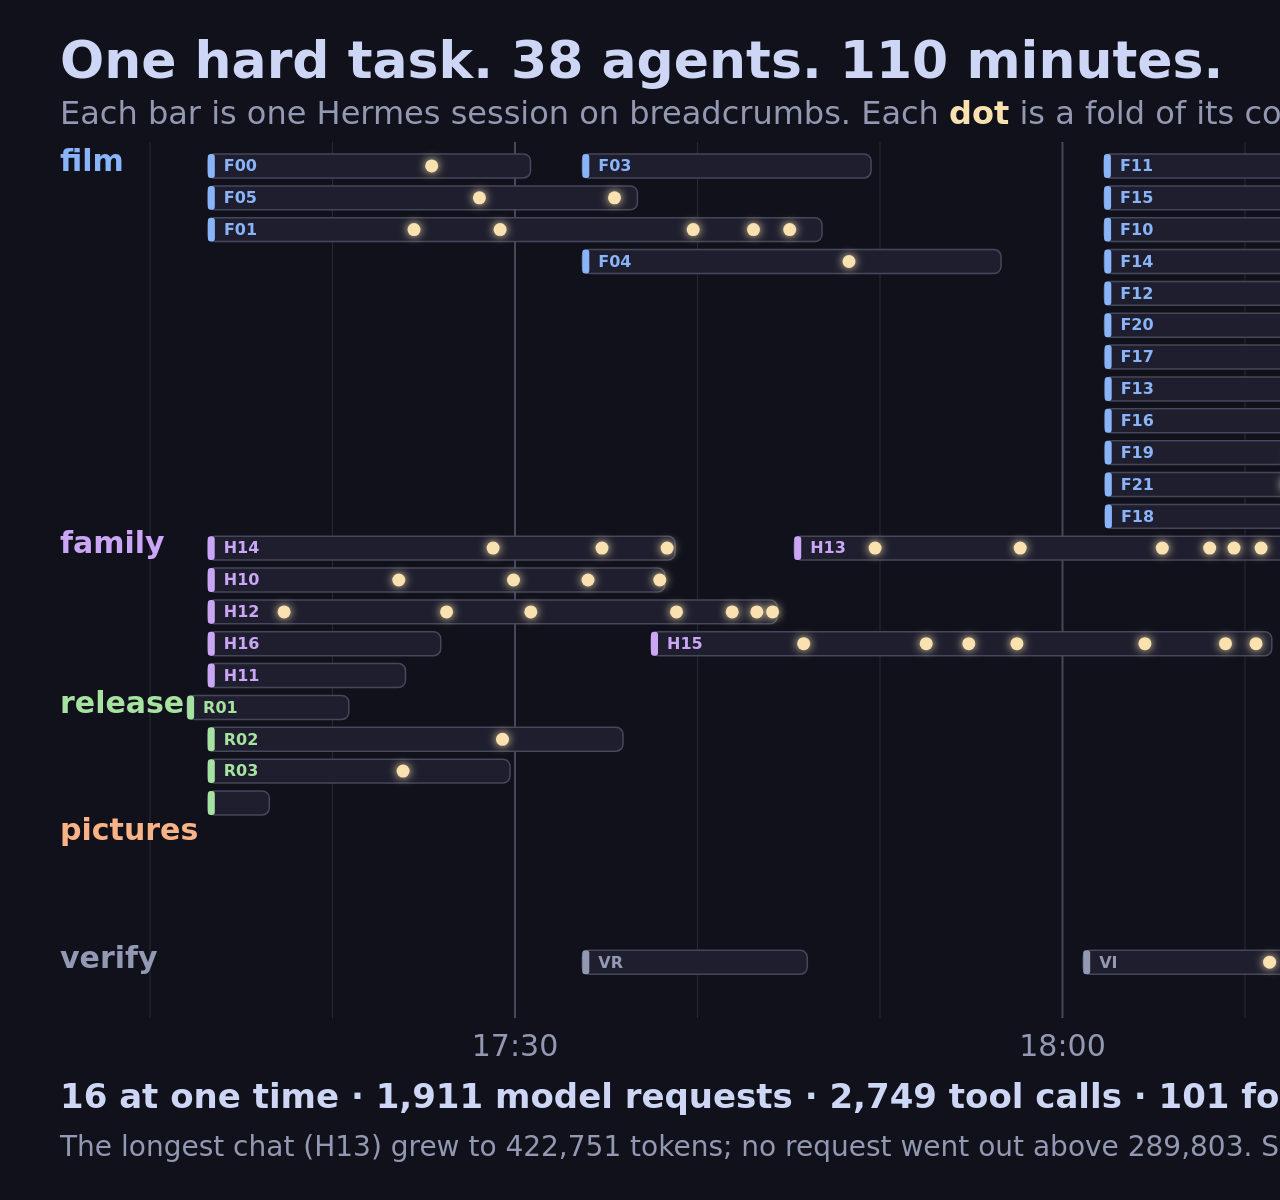
<file: docs/plates/takedown.html>
<!doctype html><meta charset="utf-8"><style>html,body{margin:0;background:#11111b}svg{display:block;font-family:Inter,ui-sans-serif,system-ui,-apple-system,"Helvetica Neue",sans-serif}</style><svg xmlns="http://www.w3.org/2000/svg" width="2400" height="1200" viewBox="0 0 2400 1200">
<defs><filter id="halo" x="-200%" y="-200%" width="500%" height="500%"><feGaussianBlur stdDeviation="5" result="b"/><feMerge><feMergeNode in="b"/><feMergeNode in="SourceGraphic"/></feMerge></filter></defs>
<rect width="2400" height="1200" fill="#11111b"/>
<text x="60" y="78" font-size="52" font-weight="700" fill="#cdd6f4">One hard task. 38 agents. 110 minutes.</text>
<text x="60" y="124" font-size="32" fill="#9399b2">Each bar is one Hermes session on breadcrumbs. Each <tspan fill="#f9e2af" font-weight="700">dot</tspan> is a fold of its context, with no model call.</text>
<line x1="150.0" y1="142" x2="150.0" y2="1018" stroke="#45475a" stroke-width="1" opacity="0.45"/>
<line x1="332.5" y1="142" x2="332.5" y2="1018" stroke="#45475a" stroke-width="1" opacity="0.45"/>
<line x1="515.0" y1="142" x2="515.0" y2="1018" stroke="#45475a" stroke-width="2" opacity="1"/>
<text x="515.0" y="1056" font-size="30" fill="#9399b2" text-anchor="middle">17:30</text>
<line x1="697.5" y1="142" x2="697.5" y2="1018" stroke="#45475a" stroke-width="1" opacity="0.45"/>
<line x1="880.0" y1="142" x2="880.0" y2="1018" stroke="#45475a" stroke-width="1" opacity="0.45"/>
<line x1="1062.5" y1="142" x2="1062.5" y2="1018" stroke="#45475a" stroke-width="2" opacity="1"/>
<text x="1062.5" y="1056" font-size="30" fill="#9399b2" text-anchor="middle">18:00</text>
<line x1="1245.0" y1="142" x2="1245.0" y2="1018" stroke="#45475a" stroke-width="1" opacity="0.45"/>
<line x1="1427.5" y1="142" x2="1427.5" y2="1018" stroke="#45475a" stroke-width="1" opacity="0.45"/>
<line x1="1610.0" y1="142" x2="1610.0" y2="1018" stroke="#45475a" stroke-width="2" opacity="1"/>
<text x="1610.0" y="1056" font-size="30" fill="#9399b2" text-anchor="middle">18:30</text>
<line x1="1792.5" y1="142" x2="1792.5" y2="1018" stroke="#45475a" stroke-width="1" opacity="0.45"/>
<line x1="1975.0" y1="142" x2="1975.0" y2="1018" stroke="#45475a" stroke-width="1" opacity="0.45"/>
<line x1="2157.5" y1="142" x2="2157.5" y2="1018" stroke="#45475a" stroke-width="2" opacity="1"/>
<text x="2157.5" y="1056" font-size="30" fill="#9399b2" text-anchor="middle">19:00</text>
<line x1="2340.0" y1="142" x2="2340.0" y2="1018" stroke="#45475a" stroke-width="1" opacity="0.45"/>
<text x="60" y="171.2" font-size="30" font-weight="700" fill="#89b4fa">film</text>
<rect x="207.8" y="154.0" width="322.7" height="23.9" rx="7" fill="#1e1e2e" stroke="#45475a" stroke-width="1.5"/>
<rect x="207.8" y="154.0" width="7" height="23.9" rx="3" fill="#89b4fa"/>
<text x="223.8" y="171.2" font-size="16" font-weight="700" fill="#89b4fa">F00</text>
<circle cx="431.7" cy="165.9" r="6.5" fill="#f9e2af" filter="url(#halo)"/>
<rect x="582.3" y="154.0" width="288.8" height="23.9" rx="7" fill="#1e1e2e" stroke="#45475a" stroke-width="1.5"/>
<rect x="582.3" y="154.0" width="7" height="23.9" rx="3" fill="#89b4fa"/>
<text x="598.3" y="171.2" font-size="16" font-weight="700" fill="#89b4fa">F03</text>
<rect x="1103.9" y="154.0" width="618.2" height="23.9" rx="7" fill="#1e1e2e" stroke="#45475a" stroke-width="1.5"/>
<rect x="1103.9" y="154.0" width="7" height="23.9" rx="3" fill="#89b4fa"/>
<text x="1119.9" y="171.2" font-size="16" font-weight="700" fill="#89b4fa">F11</text>
<circle cx="1349.9" cy="165.9" r="6.5" fill="#f9e2af" filter="url(#halo)"/>
<circle cx="1535.8" cy="165.9" r="6.5" fill="#f9e2af" filter="url(#halo)"/>
<circle cx="1591.4" cy="165.9" r="6.5" fill="#f9e2af" filter="url(#halo)"/>
<circle cx="1623.1" cy="165.9" r="6.5" fill="#f9e2af" filter="url(#halo)"/>
<circle cx="1641.3" cy="165.9" r="6.5" fill="#f9e2af" filter="url(#halo)"/>
<circle cx="1713.4" cy="165.9" r="6.5" fill="#f9e2af" filter="url(#halo)"/>
<rect x="2155.1" y="154.0" width="37.1" height="23.9" rx="7" fill="#1e1e2e" stroke="#45475a" stroke-width="1.5"/>
<rect x="2155.1" y="154.0" width="7" height="23.9" rx="3" fill="#89b4fa"/>
<rect x="207.8" y="185.9" width="429.6" height="23.9" rx="7" fill="#1e1e2e" stroke="#45475a" stroke-width="1.5"/>
<rect x="207.8" y="185.9" width="7" height="23.9" rx="3" fill="#89b4fa"/>
<text x="223.8" y="203.0" font-size="16" font-weight="700" fill="#89b4fa">F05</text>
<circle cx="479.4" cy="197.8" r="6.5" fill="#f9e2af" filter="url(#halo)"/>
<circle cx="614.5" cy="197.8" r="6.5" fill="#f9e2af" filter="url(#halo)"/>
<rect x="1104.1" y="185.9" width="458.0" height="23.9" rx="7" fill="#1e1e2e" stroke="#45475a" stroke-width="1.5"/>
<rect x="1104.1" y="185.9" width="7" height="23.9" rx="3" fill="#89b4fa"/>
<text x="1120.1" y="203.0" font-size="16" font-weight="700" fill="#89b4fa">F15</text>
<circle cx="1333.8" cy="197.8" r="6.5" fill="#f9e2af" filter="url(#halo)"/>
<circle cx="1529.7" cy="197.8" r="6.5" fill="#f9e2af" filter="url(#halo)"/>
<circle cx="1547.0" cy="197.8" r="6.5" fill="#f9e2af" filter="url(#halo)"/>
<circle cx="1554.6" cy="197.8" r="6.5" fill="#f9e2af" filter="url(#halo)"/>
<rect x="207.9" y="217.7" width="614.1" height="23.9" rx="7" fill="#1e1e2e" stroke="#45475a" stroke-width="1.5"/>
<rect x="207.9" y="217.7" width="7" height="23.9" rx="3" fill="#89b4fa"/>
<text x="223.9" y="234.9" font-size="16" font-weight="700" fill="#89b4fa">F01</text>
<circle cx="414.0" cy="229.6" r="6.5" fill="#f9e2af" filter="url(#halo)"/>
<circle cx="500.1" cy="229.6" r="6.5" fill="#f9e2af" filter="url(#halo)"/>
<circle cx="693.2" cy="229.6" r="6.5" fill="#f9e2af" filter="url(#halo)"/>
<circle cx="753.5" cy="229.6" r="6.5" fill="#f9e2af" filter="url(#halo)"/>
<circle cx="789.7" cy="229.6" r="6.5" fill="#f9e2af" filter="url(#halo)"/>
<rect x="1104.1" y="217.7" width="617.8" height="23.9" rx="7" fill="#1e1e2e" stroke="#45475a" stroke-width="1.5"/>
<rect x="1104.1" y="217.7" width="7" height="23.9" rx="3" fill="#89b4fa"/>
<text x="1120.1" y="234.9" font-size="16" font-weight="700" fill="#89b4fa">F10</text>
<circle cx="1323.5" cy="229.6" r="6.5" fill="#f9e2af" filter="url(#halo)"/>
<circle cx="1514.2" cy="229.6" r="6.5" fill="#f9e2af" filter="url(#halo)"/>
<circle cx="1714.3" cy="229.6" r="6.5" fill="#f9e2af" filter="url(#halo)"/>
<rect x="582.3" y="249.6" width="418.7" height="23.9" rx="7" fill="#1e1e2e" stroke="#45475a" stroke-width="1.5"/>
<rect x="582.3" y="249.6" width="7" height="23.9" rx="3" fill="#89b4fa"/>
<text x="598.3" y="266.7" font-size="16" font-weight="700" fill="#89b4fa">F04</text>
<circle cx="849.0" cy="261.5" r="6.5" fill="#f9e2af" filter="url(#halo)"/>
<rect x="1104.3" y="249.6" width="561.2" height="23.9" rx="7" fill="#1e1e2e" stroke="#45475a" stroke-width="1.5"/>
<rect x="1104.3" y="249.6" width="7" height="23.9" rx="3" fill="#89b4fa"/>
<text x="1120.3" y="266.7" font-size="16" font-weight="700" fill="#89b4fa">F14</text>
<circle cx="1313.4" cy="261.5" r="6.5" fill="#f9e2af" filter="url(#halo)"/>
<circle cx="1469.2" cy="261.5" r="6.5" fill="#f9e2af" filter="url(#halo)"/>
<circle cx="1559.8" cy="261.5" r="6.5" fill="#f9e2af" filter="url(#halo)"/>
<circle cx="1655.6" cy="261.5" r="6.5" fill="#f9e2af" filter="url(#halo)"/>
<rect x="1104.3" y="281.4" width="505.7" height="23.9" rx="7" fill="#1e1e2e" stroke="#45475a" stroke-width="1.5"/>
<rect x="1104.3" y="281.4" width="7" height="23.9" rx="3" fill="#89b4fa"/>
<text x="1120.3" y="298.6" font-size="16" font-weight="700" fill="#89b4fa">F12</text>
<circle cx="1329.6" cy="293.3" r="6.5" fill="#f9e2af" filter="url(#halo)"/>
<circle cx="1505.7" cy="293.3" r="6.5" fill="#f9e2af" filter="url(#halo)"/>
<circle cx="1559.8" cy="293.3" r="6.5" fill="#f9e2af" filter="url(#halo)"/>
<circle cx="1601.2" cy="293.3" r="6.5" fill="#f9e2af" filter="url(#halo)"/>
<rect x="1104.4" y="313.3" width="360.1" height="23.9" rx="7" fill="#1e1e2e" stroke="#45475a" stroke-width="1.5"/>
<rect x="1104.4" y="313.3" width="7" height="23.9" rx="3" fill="#89b4fa"/>
<text x="1120.4" y="330.4" font-size="16" font-weight="700" fill="#89b4fa">F20</text>
<circle cx="1332.9" cy="325.2" r="6.5" fill="#f9e2af" filter="url(#halo)"/>
<rect x="1104.6" y="345.1" width="601.2" height="23.9" rx="7" fill="#1e1e2e" stroke="#45475a" stroke-width="1.5"/>
<rect x="1104.6" y="345.1" width="7" height="23.9" rx="3" fill="#89b4fa"/>
<text x="1120.6" y="362.3" font-size="16" font-weight="700" fill="#89b4fa">F17</text>
<circle cx="1316.8" cy="357.0" r="6.5" fill="#f9e2af" filter="url(#halo)"/>
<circle cx="1474.6" cy="357.0" r="6.5" fill="#f9e2af" filter="url(#halo)"/>
<circle cx="1596.0" cy="357.0" r="6.5" fill="#f9e2af" filter="url(#halo)"/>
<rect x="1104.7" y="377.0" width="492.9" height="23.9" rx="7" fill="#1e1e2e" stroke="#45475a" stroke-width="1.5"/>
<rect x="1104.7" y="377.0" width="7" height="23.9" rx="3" fill="#89b4fa"/>
<text x="1120.7" y="394.1" font-size="16" font-weight="700" fill="#89b4fa">F13</text>
<circle cx="1347.8" cy="388.9" r="6.5" fill="#f9e2af" filter="url(#halo)"/>
<circle cx="1592.7" cy="388.9" r="6.5" fill="#f9e2af" filter="url(#halo)"/>
<rect x="1104.7" y="408.8" width="480.1" height="23.9" rx="7" fill="#1e1e2e" stroke="#45475a" stroke-width="1.5"/>
<rect x="1104.7" y="408.8" width="7" height="23.9" rx="3" fill="#89b4fa"/>
<text x="1120.7" y="426.0" font-size="16" font-weight="700" fill="#89b4fa">F16</text>
<circle cx="1301.6" cy="420.7" r="6.5" fill="#f9e2af" filter="url(#halo)"/>
<circle cx="1443.9" cy="420.7" r="6.5" fill="#f9e2af" filter="url(#halo)"/>
<circle cx="1560.7" cy="420.7" r="6.5" fill="#f9e2af" filter="url(#halo)"/>
<rect x="1104.7" y="440.7" width="630.7" height="23.9" rx="7" fill="#1e1e2e" stroke="#45475a" stroke-width="1.5"/>
<rect x="1104.7" y="440.7" width="7" height="23.9" rx="3" fill="#89b4fa"/>
<text x="1120.7" y="457.8" font-size="16" font-weight="700" fill="#89b4fa">F19</text>
<circle cx="1294.3" cy="452.6" r="6.5" fill="#f9e2af" filter="url(#halo)"/>
<circle cx="1457.9" cy="452.6" r="6.5" fill="#f9e2af" filter="url(#halo)"/>
<circle cx="1527.0" cy="452.6" r="6.5" fill="#f9e2af" filter="url(#halo)"/>
<circle cx="1591.8" cy="452.6" r="6.5" fill="#f9e2af" filter="url(#halo)"/>
<circle cx="1674.8" cy="452.6" r="6.5" fill="#f9e2af" filter="url(#halo)"/>
<circle cx="1725.3" cy="452.6" r="6.5" fill="#f9e2af" filter="url(#halo)"/>
<rect x="1104.8" y="472.5" width="634.2" height="23.9" rx="7" fill="#1e1e2e" stroke="#45475a" stroke-width="1.5"/>
<rect x="1104.8" y="472.5" width="7" height="23.9" rx="3" fill="#89b4fa"/>
<text x="1120.8" y="489.7" font-size="16" font-weight="700" fill="#89b4fa">F21</text>
<circle cx="1287.6" cy="484.4" r="6.5" fill="#f9e2af" filter="url(#halo)"/>
<circle cx="1426.9" cy="484.4" r="6.5" fill="#f9e2af" filter="url(#halo)"/>
<circle cx="1479.8" cy="484.4" r="6.5" fill="#f9e2af" filter="url(#halo)"/>
<circle cx="1514.8" cy="484.4" r="6.5" fill="#f9e2af" filter="url(#halo)"/>
<circle cx="1567.4" cy="484.4" r="6.5" fill="#f9e2af" filter="url(#halo)"/>
<circle cx="1677.5" cy="484.4" r="6.5" fill="#f9e2af" filter="url(#halo)"/>
<rect x="1104.9" y="504.4" width="412.6" height="23.9" rx="7" fill="#1e1e2e" stroke="#45475a" stroke-width="1.5"/>
<rect x="1104.9" y="504.4" width="7" height="23.9" rx="3" fill="#89b4fa"/>
<text x="1120.9" y="521.5" font-size="16" font-weight="700" fill="#89b4fa">F18</text>
<circle cx="1318.9" cy="516.3" r="6.5" fill="#f9e2af" filter="url(#halo)"/>
<circle cx="1500.5" cy="516.3" r="6.5" fill="#f9e2af" filter="url(#halo)"/>
<text x="60" y="553.4" font-size="30" font-weight="700" fill="#cba6f7">family</text>
<rect x="207.7" y="536.2" width="467.4" height="23.9" rx="7" fill="#1e1e2e" stroke="#45475a" stroke-width="1.5"/>
<rect x="207.7" y="536.2" width="7" height="23.9" rx="3" fill="#cba6f7"/>
<text x="223.7" y="553.4" font-size="16" font-weight="700" fill="#cba6f7">H14</text>
<circle cx="493.1" cy="548.1" r="6.5" fill="#f9e2af" filter="url(#halo)"/>
<circle cx="602.0" cy="548.1" r="6.5" fill="#f9e2af" filter="url(#halo)"/>
<circle cx="667.1" cy="548.1" r="6.5" fill="#f9e2af" filter="url(#halo)"/>
<rect x="794.2" y="536.2" width="641.3" height="23.9" rx="7" fill="#1e1e2e" stroke="#45475a" stroke-width="1.5"/>
<rect x="794.2" y="536.2" width="7" height="23.9" rx="3" fill="#cba6f7"/>
<text x="810.2" y="553.4" font-size="16" font-weight="700" fill="#cba6f7">H13</text>
<circle cx="875.1" cy="548.1" r="6.5" fill="#f9e2af" filter="url(#halo)"/>
<circle cx="1020.2" cy="548.1" r="6.5" fill="#f9e2af" filter="url(#halo)"/>
<circle cx="1162.3" cy="548.1" r="6.5" fill="#f9e2af" filter="url(#halo)"/>
<circle cx="1209.7" cy="548.1" r="6.5" fill="#f9e2af" filter="url(#halo)"/>
<circle cx="1234.0" cy="548.1" r="6.5" fill="#f9e2af" filter="url(#halo)"/>
<circle cx="1261.1" cy="548.1" r="6.5" fill="#f9e2af" filter="url(#halo)"/>
<circle cx="1301.0" cy="548.1" r="6.5" fill="#f9e2af" filter="url(#halo)"/>
<circle cx="1422.6" cy="548.1" r="6.5" fill="#f9e2af" filter="url(#halo)"/>
<rect x="207.8" y="568.1" width="457.0" height="23.9" rx="7" fill="#1e1e2e" stroke="#45475a" stroke-width="1.5"/>
<rect x="207.8" y="568.1" width="7" height="23.9" rx="3" fill="#cba6f7"/>
<text x="223.8" y="585.2" font-size="16" font-weight="700" fill="#cba6f7">H10</text>
<circle cx="398.8" cy="580.0" r="6.5" fill="#f9e2af" filter="url(#halo)"/>
<circle cx="513.5" cy="580.0" r="6.5" fill="#f9e2af" filter="url(#halo)"/>
<circle cx="588.0" cy="580.0" r="6.5" fill="#f9e2af" filter="url(#halo)"/>
<circle cx="659.8" cy="580.0" r="6.5" fill="#f9e2af" filter="url(#halo)"/>
<rect x="207.8" y="599.9" width="569.4" height="23.9" rx="7" fill="#1e1e2e" stroke="#45475a" stroke-width="1.5"/>
<rect x="207.8" y="599.9" width="7" height="23.9" rx="3" fill="#cba6f7"/>
<text x="223.8" y="617.1" font-size="16" font-weight="700" fill="#cba6f7">H12</text>
<circle cx="284.1" cy="611.9" r="6.5" fill="#f9e2af" filter="url(#halo)"/>
<circle cx="446.6" cy="611.9" r="6.5" fill="#f9e2af" filter="url(#halo)"/>
<circle cx="530.8" cy="611.9" r="6.5" fill="#f9e2af" filter="url(#halo)"/>
<circle cx="676.5" cy="611.9" r="6.5" fill="#f9e2af" filter="url(#halo)"/>
<circle cx="732.2" cy="611.9" r="6.5" fill="#f9e2af" filter="url(#halo)"/>
<circle cx="756.8" cy="611.9" r="6.5" fill="#f9e2af" filter="url(#halo)"/>
<circle cx="772.6" cy="611.9" r="6.5" fill="#f9e2af" filter="url(#halo)"/>
<rect x="207.8" y="631.8" width="232.9" height="23.9" rx="7" fill="#1e1e2e" stroke="#45475a" stroke-width="1.5"/>
<rect x="207.8" y="631.8" width="7" height="23.9" rx="3" fill="#cba6f7"/>
<text x="223.8" y="649.0" font-size="16" font-weight="700" fill="#cba6f7">H16</text>
<rect x="651.0" y="631.8" width="620.8" height="23.9" rx="7" fill="#1e1e2e" stroke="#45475a" stroke-width="1.5"/>
<rect x="651.0" y="631.8" width="7" height="23.9" rx="3" fill="#cba6f7"/>
<text x="667.0" y="649.0" font-size="16" font-weight="700" fill="#cba6f7">H15</text>
<circle cx="803.7" cy="643.7" r="6.5" fill="#f9e2af" filter="url(#halo)"/>
<circle cx="926.2" cy="643.7" r="6.5" fill="#f9e2af" filter="url(#halo)"/>
<circle cx="968.8" cy="643.7" r="6.5" fill="#f9e2af" filter="url(#halo)"/>
<circle cx="1016.9" cy="643.7" r="6.5" fill="#f9e2af" filter="url(#halo)"/>
<circle cx="1144.9" cy="643.7" r="6.5" fill="#f9e2af" filter="url(#halo)"/>
<circle cx="1225.5" cy="643.7" r="6.5" fill="#f9e2af" filter="url(#halo)"/>
<circle cx="1256.0" cy="643.7" r="6.5" fill="#f9e2af" filter="url(#halo)"/>
<rect x="207.8" y="663.6" width="197.7" height="23.9" rx="7" fill="#1e1e2e" stroke="#45475a" stroke-width="1.5"/>
<rect x="207.8" y="663.6" width="7" height="23.9" rx="3" fill="#cba6f7"/>
<text x="223.8" y="680.8" font-size="16" font-weight="700" fill="#cba6f7">H11</text>
<text x="60" y="712.7" font-size="30" font-weight="700" fill="#a6e3a1">release</text>
<rect x="187.1" y="695.5" width="161.7" height="23.9" rx="7" fill="#1e1e2e" stroke="#45475a" stroke-width="1.5"/>
<rect x="187.1" y="695.5" width="7" height="23.9" rx="3" fill="#a6e3a1"/>
<text x="203.1" y="712.7" font-size="16" font-weight="700" fill="#a6e3a1">R01</text>
<rect x="207.7" y="727.3" width="415.3" height="23.9" rx="7" fill="#1e1e2e" stroke="#45475a" stroke-width="1.5"/>
<rect x="207.7" y="727.3" width="7" height="23.9" rx="3" fill="#a6e3a1"/>
<text x="223.7" y="744.5" font-size="16" font-weight="700" fill="#a6e3a1">R02</text>
<circle cx="502.5" cy="739.3" r="6.5" fill="#f9e2af" filter="url(#halo)"/>
<rect x="207.8" y="759.2" width="302.2" height="23.9" rx="7" fill="#1e1e2e" stroke="#45475a" stroke-width="1.5"/>
<rect x="207.8" y="759.2" width="7" height="23.9" rx="3" fill="#a6e3a1"/>
<text x="223.8" y="776.4" font-size="16" font-weight="700" fill="#a6e3a1">R03</text>
<circle cx="403.1" cy="771.1" r="6.5" fill="#f9e2af" filter="url(#halo)"/>
<rect x="207.8" y="791.0" width="61.5" height="23.9" rx="7" fill="#1e1e2e" stroke="#45475a" stroke-width="1.5"/>
<rect x="207.8" y="791.0" width="7" height="23.9" rx="3" fill="#a6e3a1"/>
<text x="60" y="840.1" font-size="30" font-weight="700" fill="#fab387">pictures</text>
<rect x="1506.3" y="822.9" width="316.7" height="23.9" rx="7" fill="#1e1e2e" stroke="#45475a" stroke-width="1.5"/>
<rect x="1506.3" y="822.9" width="7" height="23.9" rx="3" fill="#fab387"/>
<text x="1522.3" y="840.1" font-size="16" font-weight="700" fill="#fab387">P06</text>
<circle cx="1778.2" cy="834.8" r="6.5" fill="#f9e2af" filter="url(#halo)"/>
<rect x="1990.7" y="822.9" width="202.2" height="23.9" rx="7" fill="#1e1e2e" stroke="#45475a" stroke-width="1.5"/>
<rect x="1990.7" y="822.9" width="7" height="23.9" rx="3" fill="#fab387"/>
<text x="2006.7" y="840.1" font-size="16" font-weight="700" fill="#fab387">P03</text>
<circle cx="2198.0" cy="834.8" r="6.5" fill="#f9e2af" filter="url(#halo)"/>
<rect x="1506.3" y="854.7" width="482.6" height="23.9" rx="7" fill="#1e1e2e" stroke="#45475a" stroke-width="1.5"/>
<rect x="1506.3" y="854.7" width="7" height="23.9" rx="3" fill="#fab387"/>
<text x="1522.3" y="871.9" font-size="16" font-weight="700" fill="#fab387">P01</text>
<circle cx="1603.3" cy="866.7" r="6.5" fill="#f9e2af" filter="url(#halo)"/>
<circle cx="1744.4" cy="866.7" r="6.5" fill="#f9e2af" filter="url(#halo)"/>
<circle cx="1794.6" cy="866.7" r="6.5" fill="#f9e2af" filter="url(#halo)"/>
<circle cx="1905.0" cy="866.7" r="6.5" fill="#f9e2af" filter="url(#halo)"/>
<rect x="1506.3" y="886.6" width="310.0" height="23.9" rx="7" fill="#1e1e2e" stroke="#45475a" stroke-width="1.5"/>
<rect x="1506.3" y="886.6" width="7" height="23.9" rx="3" fill="#fab387"/>
<text x="1522.3" y="903.8" font-size="16" font-weight="700" fill="#fab387">P04</text>
<circle cx="1769.7" cy="898.5" r="6.5" fill="#f9e2af" filter="url(#halo)"/>
<rect x="1990.7" y="886.6" width="203.7" height="23.9" rx="7" fill="#1e1e2e" stroke="#45475a" stroke-width="1.5"/>
<rect x="1990.7" y="886.6" width="7" height="23.9" rx="3" fill="#fab387"/>
<text x="2006.7" y="903.8" font-size="16" font-weight="700" fill="#fab387">P02</text>
<circle cx="2165.1" cy="898.5" r="6.5" fill="#f9e2af" filter="url(#halo)"/>
<rect x="1506.3" y="918.4" width="274.9" height="23.9" rx="7" fill="#1e1e2e" stroke="#45475a" stroke-width="1.5"/>
<rect x="1506.3" y="918.4" width="7" height="23.9" rx="3" fill="#fab387"/>
<text x="1522.3" y="935.6" font-size="16" font-weight="700" fill="#fab387">P05</text>
<circle cx="1743.5" cy="930.4" r="6.5" fill="#f9e2af" filter="url(#halo)"/>
<text x="60" y="967.5" font-size="30" font-weight="700" fill="#9399b2">verify</text>
<rect x="582.3" y="950.3" width="225.0" height="23.9" rx="7" fill="#1e1e2e" stroke="#45475a" stroke-width="1.5"/>
<rect x="582.3" y="950.3" width="7" height="23.9" rx="3" fill="#9399b2"/>
<text x="598.3" y="967.5" font-size="16" font-weight="700" fill="#9399b2">VR</text>
<rect x="1083.2" y="950.3" width="615.0" height="23.9" rx="7" fill="#1e1e2e" stroke="#45475a" stroke-width="1.5"/>
<rect x="1083.2" y="950.3" width="7" height="23.9" rx="3" fill="#9399b2"/>
<text x="1099.2" y="967.5" font-size="16" font-weight="700" fill="#9399b2">VI</text>
<circle cx="1269.6" cy="962.2" r="6.5" fill="#f9e2af" filter="url(#halo)"/>
<circle cx="1405.6" cy="962.2" r="6.5" fill="#f9e2af" filter="url(#halo)"/>
<circle cx="1480.7" cy="962.2" r="6.5" fill="#f9e2af" filter="url(#halo)"/>
<circle cx="1548.0" cy="962.2" r="6.5" fill="#f9e2af" filter="url(#halo)"/>
<circle cx="1629.2" cy="962.2" r="6.5" fill="#f9e2af" filter="url(#halo)"/>
<circle cx="1693.3" cy="962.2" r="6.5" fill="#f9e2af" filter="url(#halo)"/>
<rect x="1649.1" y="982.1" width="359.0" height="23.9" rx="7" fill="#1e1e2e" stroke="#45475a" stroke-width="1.5"/>
<rect x="1649.1" y="982.1" width="7" height="23.9" rx="3" fill="#9399b2"/>
<text x="1665.1" y="999.3" font-size="16" font-weight="700" fill="#9399b2">VH</text>
<circle cx="1847.6" cy="994.1" r="6.5" fill="#f9e2af" filter="url(#halo)"/>
<circle cx="1982.0" cy="994.1" r="6.5" fill="#f9e2af" filter="url(#halo)"/>
<text x="60" y="1108" font-size="34" font-weight="700" fill="#cdd6f4">16 at one time  ·  1,911 model requests  ·  2,749 tool calls  ·  101 folds  ·  91.5% of the input tokens came from the cache</text>
<text x="60" y="1156" font-size="28" fill="#9399b2">The longest chat (H13) grew to 422,751 tokens; no request went out above 289,803. Source: state.db and ace.log of the build profile, Nov 10 2026. Model: Sonnet 5.5.</text>
</svg>
</file>
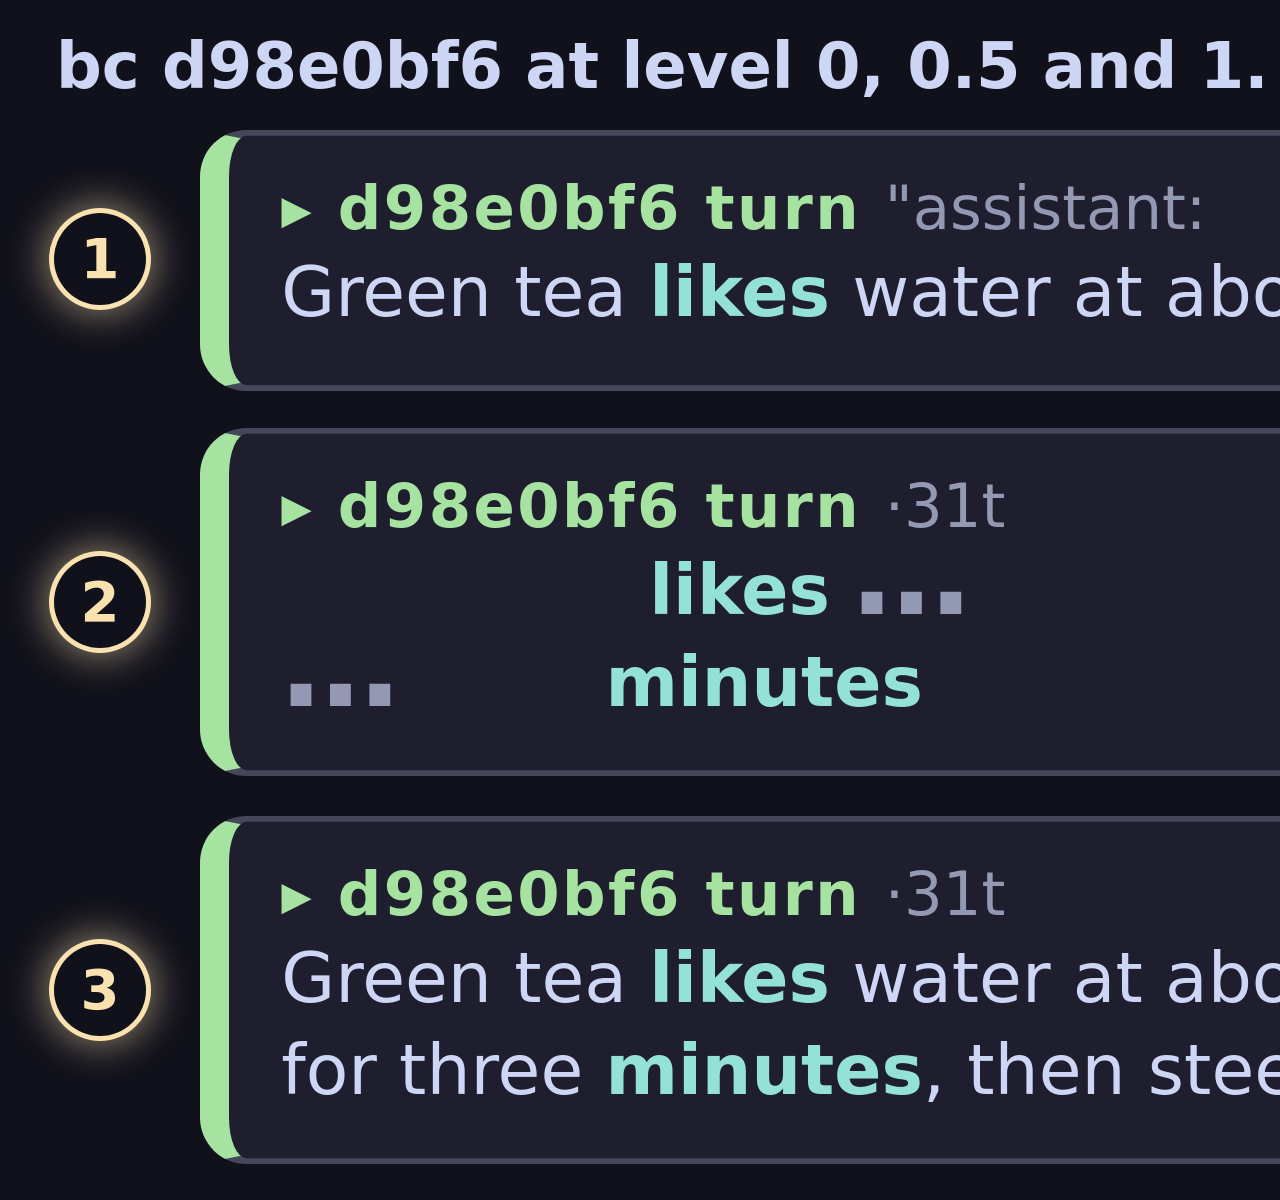
<file: docs/plates/zoom.html>
<!doctype html><meta charset="utf-8"><title>zoom</title>
<style>
.sg-stage{position:relative;overflow:hidden;font-family:ui-sans-serif,system-ui,-apple-system,sans-serif;--lane-label-color:#9399b2}
.sg-stage>svg{position:absolute;left:0;top:0}
.sg-node{position:absolute;transform-origin:0 0;box-sizing:border-box}
.sg-card{box-sizing:border-box;width:100%;height:100%;background:#1e1e2e;border:1px solid #45475a;border-left:5px solid var(--lane);border-radius:8px;padding:6px 9px;color:#cdd6f4;overflow:hidden}
.sg-head{font-size:10.5px;font-weight:700;letter-spacing:.04em;text-transform:uppercase;color:var(--lane);white-space:nowrap;overflow:hidden;text-overflow:ellipsis}
.sg-body{font-size:12px;line-height:1.3;margin-top:2px;display:-webkit-box;-webkit-line-clamp:2;-webkit-box-orient:vertical;overflow:hidden}
.sg-node.sg-dim{opacity:.25}
.sg-node.sg-hi .sg-card{box-shadow:0 0 0 3px #f9e2af,0 0 22px 6px rgba(249,226,175,.5)}
.sg-band{fill:rgba(137,180,250,.045);stroke:#45475a;stroke-dasharray:5 4}
.sg-band-label{fill:#9399b2;font-size:12px;font-weight:700;letter-spacing:.06em;text-transform:uppercase}
.sg-edge-label{fill:#94e2d5;font-size:15px;font-weight:700;paint-order:stroke;stroke:#11111b;stroke-width:4px}
.sg-card.sg-big .sg-head{font-size:17px}
.sg-card.sg-big .sg-body{font-size:19px;-webkit-line-clamp:1;margin-top:3px}
html,body{margin:0;padding:0;background:#11111b}
#plate{width:2400px;height:1200px;background:#11111b;color:#cdd6f4}
#title{position:absolute;left:56px;top:28px;font-size:64px;line-height:76px;font-weight:700;white-space:nowrap;color:#cdd6f4}
.z .sg-head{text-transform:none;letter-spacing:.04em}
.z .sg-body{display:block;-webkit-line-clamp:unset;overflow:visible}
.z .ln{white-space:nowrap}
.z .sz{font-weight:400;letter-spacing:0;color:#9399b2}
.z .role{font-weight:400;letter-spacing:0;color:#9399b2}
.z .keep{color:#94e2d5;font-weight:700}
.z .drop,.z .hid{visibility:hidden}
.z .drop{position:relative}
.z .gap{visibility:visible;position:absolute;left:0;top:-.28em;color:#9399b2;font-weight:700;font-size:1.7em;line-height:1}
.mark{position:absolute;left:54px;width:92px;height:92px;box-sizing:border-box;border-radius:50%;background:#11111b;color:#f9e2af;
  font-size:56px;line-height:92px;font-weight:700;text-align:center;
  box-shadow:0 0 0 5px #f9e2af,0 0 36px 10px rgba(249,226,175,.5)}
</style>
<div id="plate" class="sg-stage"><div id="title">bc d98e0bf6 at level 0, 0.5 and 1. The words that stay do not move.</div><div class="sg-node z" data-level="0" style="left:200px;top:130px;width:370px;height:44.5px;transform:scale(5.8)"><div class="sg-card" style="--lane:#a6e3a1"><div class="sg-head">▸ d98e0bf6 turn <span class="role">&quot;assistant:</span></div><div class="sg-body"><div class="ln"><span class="w" data-i="0">Green</span> <span class="w" data-i="1">tea</span> <span class="w keep" data-i="2">likes</span> <span class="w" data-i="3">water</span> <span class="w" data-i="4">at</span> <span class="w" data-i="5">abou</span>" <span class="sz">·31t</span></div></div></div></div><div class="mark" style="top:213px">1</div><div class="sg-node z" data-level="0.5" style="left:200px;top:428px;width:370px;height:60px;transform:scale(5.8)"><div class="sg-card" style="--lane:#a6e3a1"><div class="sg-head">▸ d98e0bf6 turn <span class="sz">·31t</span></div><div class="sg-body"><div class="ln"><span class="drop">Green</span> <span class="drop">tea</span> <span class="hid"></span><span class="w keep" data-i="2">likes</span><span class="hid"></span> <span class="drop">water<span class="gap" data-gap="1">…</span></span> <span class="drop">at</span> <span class="drop">about</span> <span class="hid"></span><span class="w keep" data-i="6">80</span><span class="hid"></span> <span class="drop">C.<span class="gap" data-gap="1">…</span></span> <span class="drop">Let</span> <span class="drop">the</span> <span class="drop">kettle</span> <span class="hid"></span><span class="w keep" data-i="11">rest</span><span class="hid"></span></div><div class="ln"><span class="drop">for<span class="gap" data-gap="1">…</span></span> <span class="drop">three</span> <span class="hid"></span><span class="w keep" data-i="14">minutes</span><span class="hid">,</span> <span class="drop">then</span> <span class="drop">steep</span> <span class="drop">two</span> <span class="drop">minutes.</span></div></div></div></div><div class="mark" style="top:556px">2</div><div class="sg-node z" data-level="1" style="left:200px;top:816px;width:370px;height:60px;transform:scale(5.8)"><div class="sg-card" style="--lane:#a6e3a1"><div class="sg-head">▸ d98e0bf6 turn <span class="sz">·31t</span></div><div class="sg-body"><div class="ln"><span class="w" data-i="0">Green</span> <span class="w" data-i="1">tea</span> <span class="w keep" data-i="2">likes</span> <span class="w" data-i="3">water</span> <span class="w" data-i="4">at</span> <span class="w" data-i="5">about</span> <span class="w keep" data-i="6">80</span> <span class="w" data-i="7">C</span>. <span class="w" data-i="8">Let</span> <span class="w" data-i="9">the</span> <span class="w" data-i="10">kettle</span> <span class="w keep" data-i="11">rest</span></div><div class="ln"><span class="w" data-i="12">for</span> <span class="w" data-i="13">three</span> <span class="w keep" data-i="14">minutes</span>, <span class="w" data-i="15">then</span> <span class="w" data-i="16">steep</span> <span class="w" data-i="17">two</span> <span class="w" data-i="18">minutes</span>.</div></div></div></div><div class="mark" style="top:944px">3</div></div>
<script type="application/json" id="measure"></script>
<script>
(function(){
  const out={words:[],cards:[],marks:[],title:null};
  const box=r=>({x:r.left,y:r.top,w:r.width,h:r.height});
  function scan(root,level,scale){
    const walk=document.createTreeWalker(root,NodeFilter.SHOW_TEXT);
    for(let n=walk.nextNode();n;n=walk.nextNode()){
      const el=n.parentElement;
      if(getComputedStyle(el).visibility!=='visible')continue;
      const re=/\S+/g;let m;
      while((m=re.exec(n.nodeValue))){
        const r=document.createRange();r.setStart(n,m.index);r.setEnd(n,m.index+m[0].length);
        const b=r.getBoundingClientRect();
        out.words.push(Object.assign({level:level,word:m[0],font:parseFloat(getComputedStyle(el).fontSize)*scale,
          i:el.dataset.i===undefined?null:+el.dataset.i,gap:!!el.dataset.gap},box(b)));
      }
    }
  }
  document.querySelectorAll('.z').forEach(card=>{
    out.cards.push(Object.assign({level:card.dataset.level,text:card.innerText},box(card.getBoundingClientRect())));
    scan(card,card.dataset.level,5.8);
  });
  document.querySelectorAll('.mark').forEach(e=>{
    out.marks.push(Object.assign({text:e.textContent},box(e.getBoundingClientRect())));scan(e,'mark',1);});
  const t=document.getElementById('title');
  out.title=Object.assign({text:t.textContent},box(t.getBoundingClientRect()));scan(t,'title',1);
  document.getElementById('measure').textContent=JSON.stringify(out);
})();
</script>
</file>
<file: docs/site.css>
/* The frame of the site. The look is the plugin's own React page (desktop/plugin.js: DRAW_CSS and EDGE_STYLES):
   ground #1e1e2e on #11111b, card edge #45475a with a lane colour on the left, text #cdd6f4, focus in the yellow halo.
   Four lane colours and one halo. No web font, no image, no script. Every path in this file is relative. */

:root {
  --ground: #11111b;
  --card: #1e1e2e;
  --edge: #45475a;
  --text: #cdd6f4;
  --muted: #9399b2;
  --halo: #f9e2af;
  --halo-glow: rgba(249, 226, 175, .5);
  --climb: #cba6f7;      /* the heritage edge */
  --explorer: #94e2d5;   /* the cue edge */
  --takedown: #fab387;   /* the call edge */
  --plates: #89b4fa;     /* the band blue */
  --sans: ui-sans-serif, system-ui, -apple-system, "Segoe UI", sans-serif;
  --mono: ui-monospace, SFMono-Regular, Menlo, Consolas, "Liberation Mono", monospace;
}

*, *::before, *::after { box-sizing: border-box; }

html {
  color-scheme: dark;
  background: var(--ground);
  -webkit-text-size-adjust: 100%;
  text-size-adjust: 100%;
}

body {
  margin: 0;
  background: var(--ground);
  color: var(--text);
  font: 16px/1.5 var(--sans);
}

a { color: var(--explorer); text-underline-offset: 3px; }
a:hover { color: var(--halo); }
a:focus-visible { outline: none; border-radius: 4px; box-shadow: 0 0 0 3px var(--halo), 0 0 22px 6px var(--halo-glow); }

.page { max-width: 1120px; margin: 0 auto; padding: 32px 20px 56px; }

h1 {
  margin: 0 0 20px;
  font: 700 13px/1.2 var(--mono);
  letter-spacing: .06em;
  text-transform: uppercase;
  color: var(--muted);
}

h2 {
  margin: 0 0 10px;
  font: 700 12px/1.2 var(--sans);
  letter-spacing: .06em;
  text-transform: uppercase;
  color: var(--muted);
}

.claim {
  max-width: 34em;
  margin: 0 0 16px;
  font-size: clamp(22px, 3.6vw, 34px);
  line-height: 1.25;
  font-weight: 700;
}

.lede { max-width: 42em; margin: 0 0 28px; }

/* the film */
.film { margin: 0 0 8px; }
.film video {
  display: block;
  width: 100%;
  aspect-ratio: 16 / 9;
  background: #000;
  border: 1px solid var(--edge);
  border-radius: 8px;
}
.film figcaption { margin-top: 8px; font: 12px/1.4 var(--mono); color: var(--muted); }

.note { max-width: 42em; margin: 0 0 28px; font-size: 14px; color: var(--muted); }

/* code: the real output, and the two install lines */
pre {
  margin: 0 0 8px;
  padding: 12px 14px;
  max-width: 100%;
  overflow-x: auto;
  background: var(--card);
  border: 1px solid var(--edge);
  border-left: 5px solid var(--explorer);
  border-radius: 8px;
  color: var(--text);
  font: 13px/1.6 var(--mono);
}

/* the four cards: one lane colour each, the yellow halo on focus */
.cards {
  display: grid;
  grid-template-columns: repeat(2, minmax(0, 1fr));
  gap: 16px;
  margin: 0 0 32px;
  padding: 0;
  list-style: none;
}

.card {
  display: block;
  height: 100%;
  padding: 14px 16px;
  background: var(--card);
  border: 1px solid var(--edge);
  border-left: 5px solid var(--lane);
  border-radius: 8px;
  color: var(--text);
  text-decoration: none;
}
.card h3 {
  margin: 0 0 6px;
  font: 700 12px/1.2 var(--sans);
  letter-spacing: .06em;
  text-transform: uppercase;
  color: var(--lane);
}
.card p { margin: 0; font-size: 15px; line-height: 1.4; }
.card code { font: 13px var(--mono); color: var(--muted); }
.card:hover, .card:focus-visible {
  outline: none;
  color: var(--text);
  box-shadow: 0 0 0 3px var(--halo), 0 0 22px 6px var(--halo-glow);
}

.card-climb { --lane: var(--climb); }
.card-explorer { --lane: var(--explorer); }
.card-takedown { --lane: var(--takedown); }
.card-plates { --lane: var(--plates); }

section { margin: 0 0 32px; }
.links { margin: 0; padding-left: 1.2em; }
.links li + li { margin-top: 4px; }

footer { padding-top: 16px; border-top: 1px solid var(--edge); font-size: 14px; color: var(--muted); }
footer p { margin: 0; }

@media (max-width: 640px) {
  .page { padding: 20px 14px 40px; }
  .cards { grid-template-columns: minmax(0, 1fr); }
}
</file>
